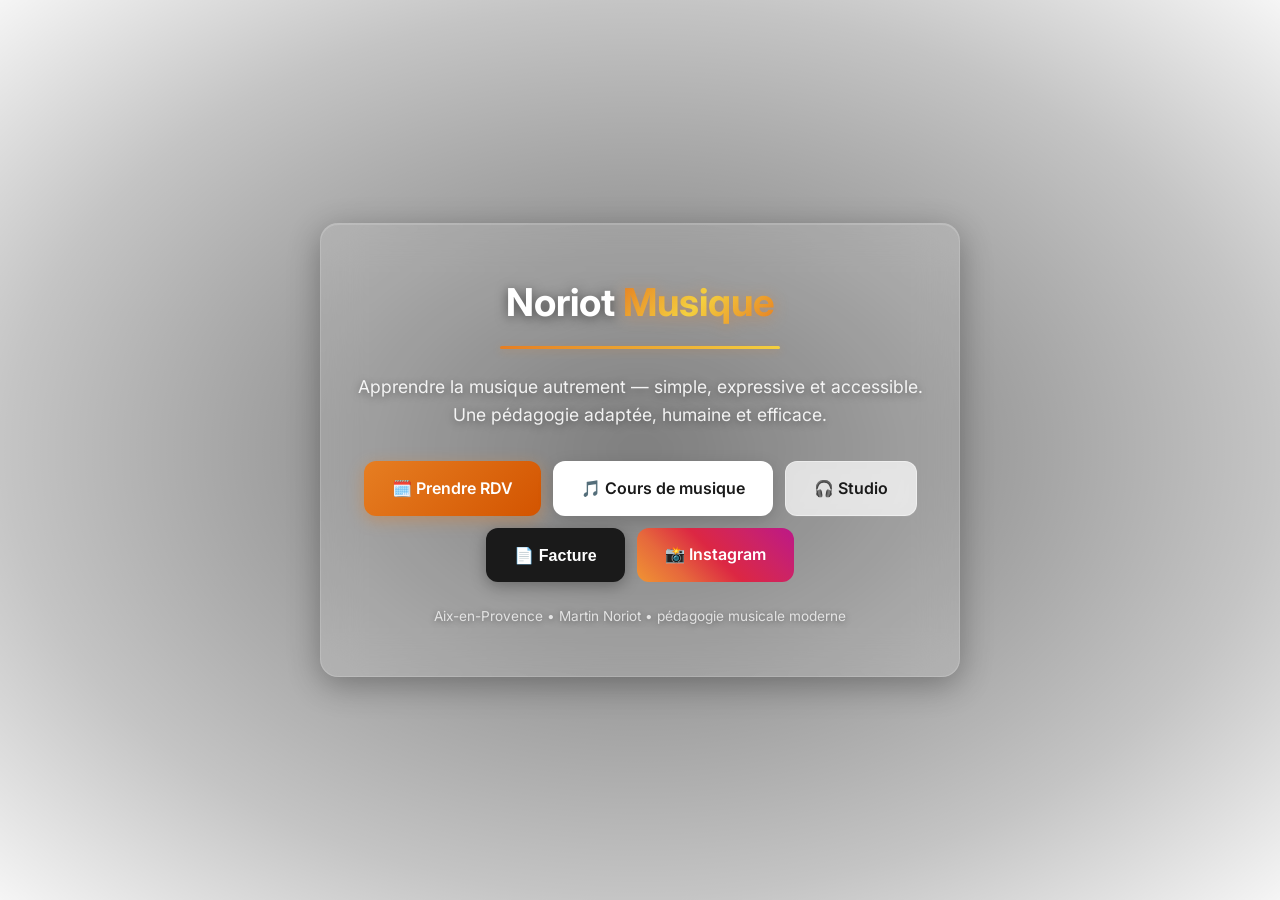
<file: index.html>
<!DOCTYPE html>
<html lang="fr">
<head>
  <meta charset="UTF-8">
  <meta name="viewport" content="width=device-width, initial-scale=1.0">
  <title>Accueil — Noriot Musique</title>
  <meta name="description" content="Apprendre la musique autrement avec Martin Noriot. Cours de piano, trompette, guitare, basse. Improvisation et pédagogie adaptée à Aix-en-Provence.">

  <link href="https://fonts.googleapis.com/css2?family=Inter:wght@300;400;500;600;700&display=swap" rel="stylesheet">
  <link rel="stylesheet" href="style.css">

  <style>
    body {
      /* TODO MARTIN : Remplacer par ton image Fond-ecran-acceuil.png */
      background-image: url("https://raw.githubusercontent.com/MNoriot/Noriot-Musique/main/Fond.png");
      background-size: cover;
      background-position: center;
      background-repeat: no-repeat;
      background-attachment: fixed;
    }

    .hero-index {
      min-height: 100vh;
      display: flex;
      align-items: center;
      justify-content: center;
      padding: 20px;
      position: relative;
    }

    /* Overlay sombre */
    .hero-index::before {
      content: '';
      position: absolute;
      top: 0; left: 0; right: 0; bottom: 0;
      background: radial-gradient(ellipse at center, rgba(0,0,0,0.55) 0%, rgba(0,0,0,0.2) 70%, transparent 100%);
      z-index: 0;
      pointer-events: none;
    }

    /* Card glassmorphism */
    .hero-card {
      position: relative;
      z-index: 1;
      background: rgba(255, 255, 255, 0.1);
      backdrop-filter: blur(20px) saturate(1.2);
      -webkit-backdrop-filter: blur(20px) saturate(1.2);
      border-radius: var(--radius);
      padding: 48px 36px;
      max-width: 640px;
      width: 100%;
      text-align: center;
      box-shadow: 
        0 8px 32px rgba(0, 0, 0, 0.3),
        inset 0 1px 0 rgba(255, 255, 255, 0.15);
      border: 1px solid rgba(255, 255, 255, 0.15);
      animation: fadeInUp 0.8s ease;
    }

    /* ===== TITRE AVEC DÉGRADÉ COLORÉ ===== */
    .hero-card h1 {
      font-size: 2.4rem;
      font-weight: 700;
      margin-bottom: 8px;
      color: #fff;
      text-shadow: 0 2px 12px rgba(0,0,0,0.5);
    }

    .hero-card h1 .noriot {
      color: #fff;
    }

    .hero-card h1 .musique {
      background: linear-gradient(135deg, #E67E22, #F4D03F, #E67E22);
      -webkit-background-clip: text;
      -webkit-text-fill-color: transparent;
      background-clip: text;
      text-shadow: none;
      filter: drop-shadow(0 2px 8px rgba(230, 126, 34, 0.4));
    }

    /* Petit trait décoratif sous le titre */
    .title-accent {
      width: 280px;
      height: 3px;
      background: linear-gradient(90deg, #E67E22, #F4D03F);
      border-radius: 3px;
      margin: 12px auto 24px;
      box-shadow: 0 2px 8px rgba(230, 126, 34, 0.3);
    }

    .hero-card .subtitle {
      font-size: 1.1rem;
      color: rgba(255, 255, 255, 0.9);
      margin-bottom: 32px;
      line-height: 1.6;
      text-shadow: 0 2px 8px rgba(0,0,0,0.4);
    }

    .hero-buttons {
      display: flex;
      flex-wrap: wrap;
      justify-content: center;
      gap: 12px;
      margin-bottom: 24px;
    }
/* Couleurs douces pour chaque instrument */
.hero-footer {
      font-size: 0.85rem;
      color: rgba(255, 255, 255, 0.75);
      margin-top: 16px;
      text-shadow: 0 1px 6px rgba(0,0,0,0.4);
    }

    /* ===== BOUTONS ===== */

    .hero-buttons .btn-primary {
      background: linear-gradient(135deg, #E67E22, #D35400);
      color: #fff;
      box-shadow: 0 4px 16px rgba(230, 126, 34, 0.4);
    }
    .hero-buttons .btn-primary:hover {
      background: linear-gradient(135deg, #D35400, #E67E22);
      transform: translateY(-2px);
      box-shadow: 0 8px 24px rgba(230, 126, 34, 0.5);
    }

    .hero-buttons .btn-secondary {
      background: #fff;
      color: #1A1A1A;
      box-shadow: 0 4px 16px rgba(0,0,0,0.15);
    }
    .hero-buttons .btn-secondary:hover {
      background: #f5f5f5;
      transform: translateY(-2px);
      box-shadow: 0 8px 24px rgba(0,0,0,0.2);
    }

    .hero-buttons .btn-ghost {
      background: rgba(255, 255, 255, 0.7);
      backdrop-filter: blur(10px);
      color: #1A1A1A;
      border: 1px solid rgba(255,255,255,0.4);
    }
    .hero-buttons .btn-ghost:hover {
      background: rgba(255, 255, 255, 0.9);
      transform: translateY(-2px);
    }

    .hero-buttons .btn-facture {
      display: inline-flex;
      align-items: center;
      justify-content: center;
      gap: 8px;
      padding: 14px 28px;
      border-radius: var(--radius-sm);
      border: none;
      font-size: 1rem;
      font-weight: 600;
      cursor: pointer;
      transition: var(--transition);
      text-decoration: none;
      white-space: nowrap;
      background: #1A1A1A;
      color: #fff;
      box-shadow: 0 4px 16px rgba(0,0,0,0.3);
    }
    .hero-buttons .btn-facture:hover {
      background: #000;
      transform: translateY(-2px);
      box-shadow: 0 8px 24px rgba(0,0,0,0.4);
    }

    .hero-buttons .btn-instagram {
      background: linear-gradient(45deg, #f09433, #e6683c, #dc2743, #cc2366, #bc1888);
      color: #fff;
    }
    .hero-buttons .btn-instagram:hover {
      opacity: 0.9;
      transform: translateY(-2px);
    }

    @keyframes fadeInUp {
      from { opacity: 0; transform: translateY(30px); }
      to { opacity: 1; transform: translateY(0); }
    }

    /* Modal mot de passe */
    .modal-overlay {
      position: fixed;
      top: 0; left: 0; right: 0; bottom: 0;
      background: rgba(0,0,0,0.6);
      backdrop-filter: blur(8px);
      display: none;
      align-items: center;
      justify-content: center;
      z-index: 9999;
      padding: 20px;
    }

    .modal-overlay.active {
      display: flex;
      animation: fadeIn 0.2s ease;
    }

    .modal-box {
      background: rgba(255, 255, 255, 0.95);
      backdrop-filter: blur(20px);
      border-radius: var(--radius);
      padding: 40px 32px;
      max-width: 400px;
      width: 100%;
      text-align: center;
      box-shadow: var(--shadow-hover);
      animation: slideUp 0.3s ease;
      border: 1px solid rgba(255,255,255,0.5);
    }

    .modal-box h3 {
      font-size: 1.3rem;
      margin-bottom: 8px;
      color: var(--noir);
    }

    .modal-box p {
      color: var(--gris);
      font-size: 0.95rem;
      margin-bottom: 24px;
    }

    .modal-box input {
      width: 100%;
      padding: 14px 16px;
      border: 2px solid #eee;
      border-radius: var(--radius-sm);
      font-size: 1rem;
      font-family: 'Inter', sans-serif;
      text-align: center;
      letter-spacing: 0.1em;
      transition: var(--transition);
      margin-bottom: 16px;
      background: var(--blanc);
    }

    .modal-box input:focus {
      outline: none;
      border-color: var(--orange);
      box-shadow: 0 0 0 4px var(--orange-clair);
    }

    .modal-box .error {
      color: #e74c3c;
      font-size: 0.85rem;
      margin-top: -8px;
      margin-bottom: 12px;
      min-height: 20px;
    }

    .modal-buttons {
      display: flex;
      gap: 12px;
    }

    .modal-buttons .btn {
      flex: 1;
    }

    @keyframes fadeIn {
      from { opacity: 0; }
      to { opacity: 1; }
    }

    @keyframes slideUp {
      from { opacity: 0; transform: translateY(20px); }
      to { opacity: 1; transform: translateY(0); }
    }

    @keyframes shake {
      0%, 100% { transform: translateX(0); }
      25% { transform: translateX(-8px); }
      75% { transform: translateX(8px); }
    }

    .shake {
      animation: shake 0.3s ease;
    }
  </style>
</head>

<body>
  <div class="hero-index">
    <div class="hero-card">
      <h1>
        <span class="noriot">Noriot</span>
        <span class="musique">Musique</span>
      </h1>

      <!-- Trait décoratif -->
      <div class="title-accent"></div>

      <p class="subtitle">
        Apprendre la musique autrement — simple, expressive et accessible.<br>
        Une pédagogie adaptée, humaine et efficace.
      </p>
<div class="hero-buttons">
        <a href="Réserver.html" class="btn btn-primary">🗓️ Prendre RDV</a>
        <a href="Cours.html" class="btn btn-secondary">🎵 Cours de musique</a>
        <a href="Studio.html" class="btn btn-ghost">🎧 Studio</a>
        <button type="button" class="btn-facture" onclick="ouvrirModal()">📄 Facture</button>
        <a href="https://www.instagram.com/noriot.music/" class="btn btn-instagram" target="_blank" rel="noopener">📸 Instagram</a>
      </div>

      <div class="hero-footer">
        Aix-en-Provence • Martin Noriot • pédagogie musicale moderne
      </div>
    </div>
  </div>

  <!-- Modal mot de passe -->
  <div class="modal-overlay" id="modalMDP" onclick="fermerModal(event)">
    <div class="modal-box" onclick="event.stopPropagation()">
      <h3>🔒 Accès réservé</h3>
      <p>Cette section est réservée. Entre le mot de passe pour continuer.</p>
      <input 
        type="password" 
        id="inputMDP" 
        placeholder="••••••" 
        onkeydown="if(event.key==='Enter')verifierMDP()"
        autocomplete="off"
      >
      <div class="error" id="errorMDP"></div>
      <div class="modal-buttons">
        <button type="button" class="btn btn-secondary" onclick="fermerModal()">Annuler</button>
        <button type="button" class="btn btn-primary" onclick="verifierMDP()">Valider</button>
      </div>
    </div>
  </div>

  <script>
    const MOT_DE_PASSE = "noriot2026";

    function ouvrirModal() {
      document.getElementById('modalMDP').classList.add('active');
      document.getElementById('inputMDP').value = '';
      document.getElementById('errorMDP').textContent = '';
      setTimeout(() => document.getElementById('inputMDP').focus(), 100);
    }

    function fermerModal(event) {
      if (event && event.target !== document.getElementById('modalMDP')) return;
      document.getElementById('modalMDP').classList.remove('active');
    }

    function verifierMDP() {
      const input = document.getElementById('inputMDP');
      const error = document.getElementById('errorMDP');
      const modal = document.getElementById('modalMDP');

      if (input.value === MOT_DE_PASSE) {
        window.location.href = 'FactureForm.html';
      } else {
        error.textContent = 'Mot de passe incorrect';
        modal.querySelector('.modal-box').classList.add('shake');
        input.value = '';
        input.focus();
        setTimeout(() => {
          modal.querySelector('.modal-box').classList.remove('shake');
        }, 300);
      }
    }

    document.addEventListener('keydown', (e) => {
      if (e.key === 'Escape') fermerModal();
    });
  </script>
</body>
</html>
</file>
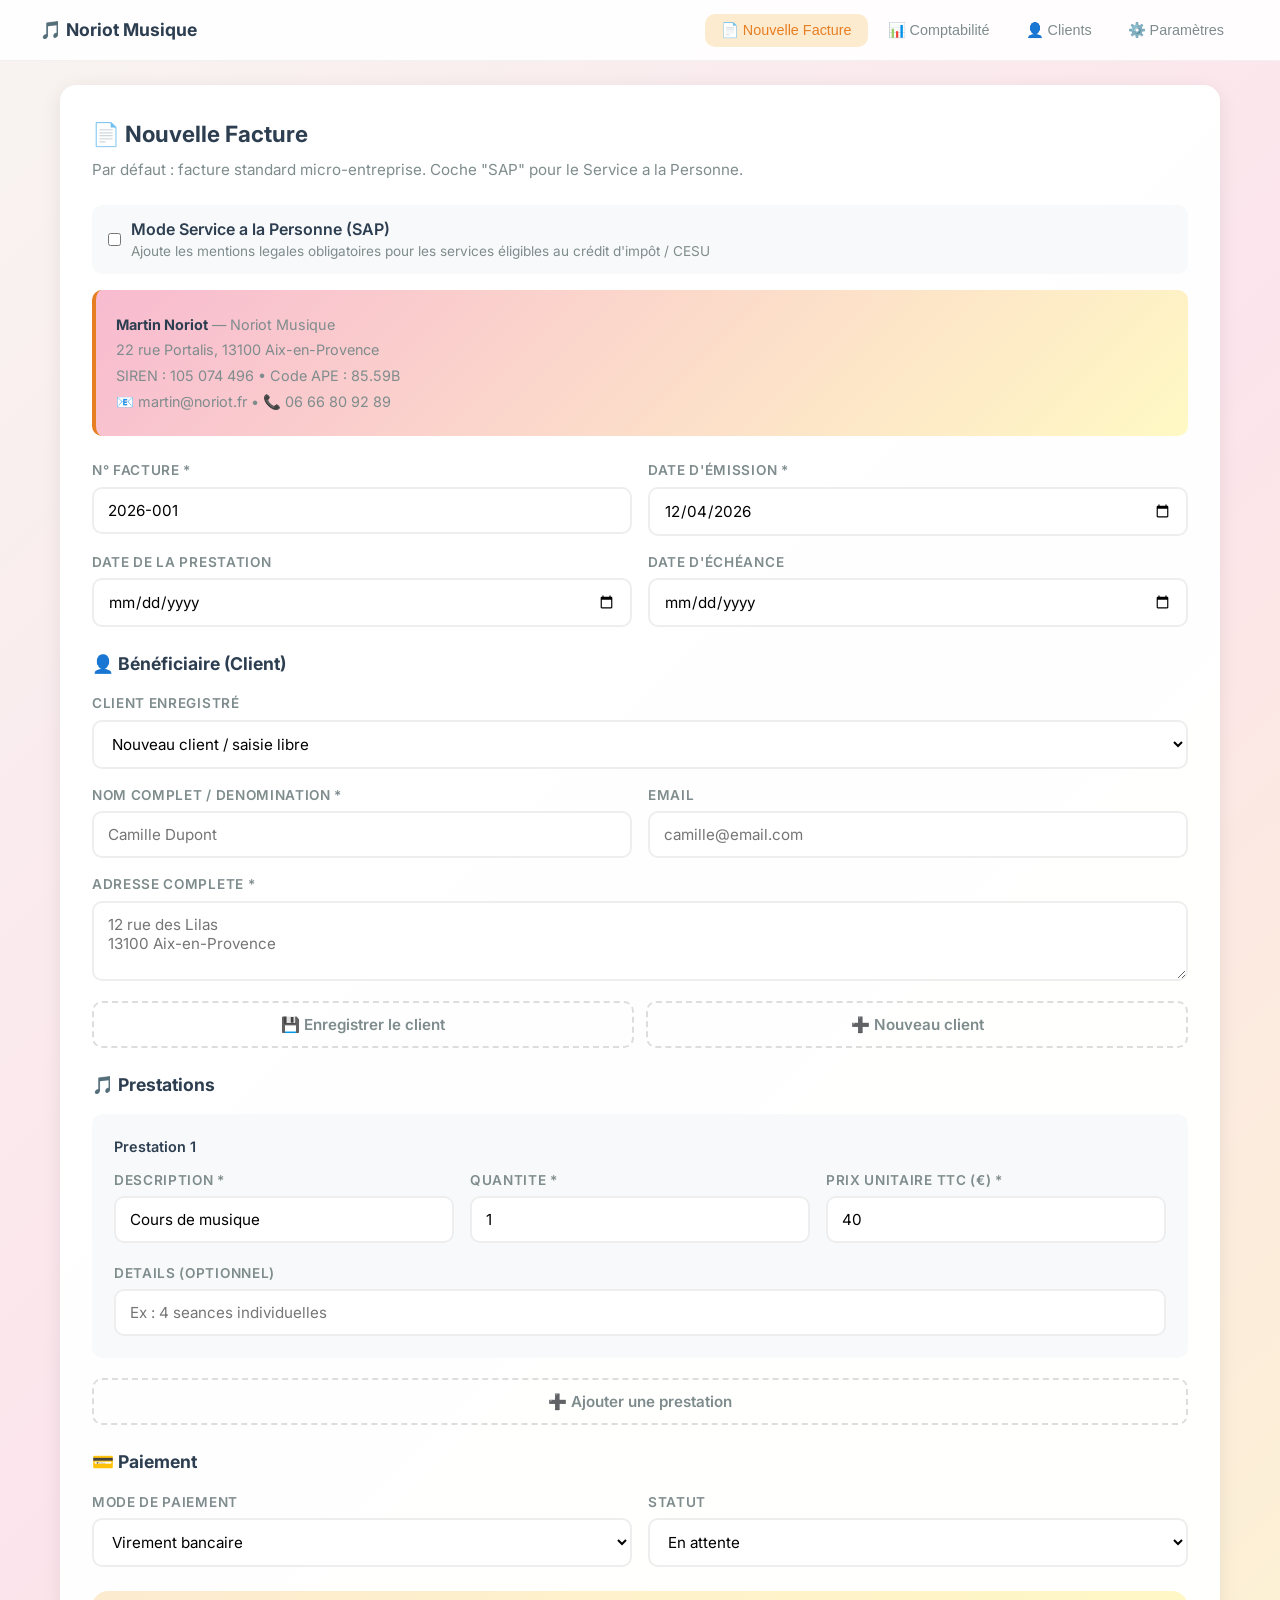
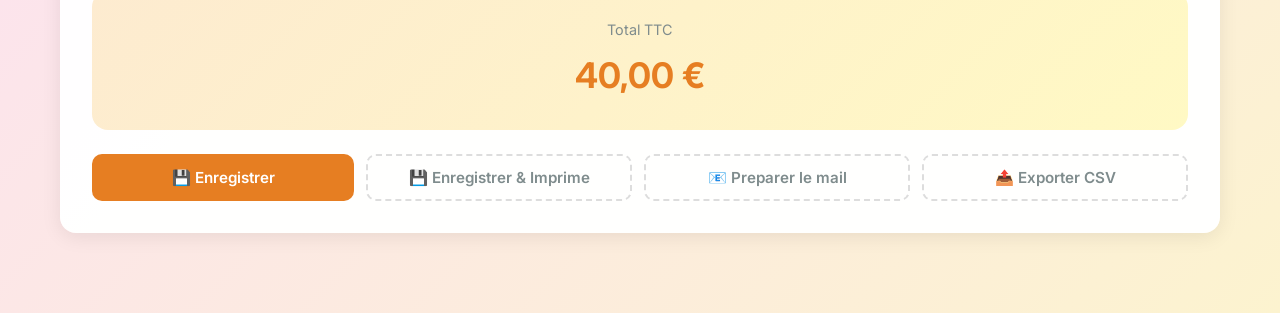
<file: FactureForm.html>
<!DOCTYPE html>
<html lang="fr">
<head>
  <meta charset="UTF-8">
  <meta name="viewport" content="width=device-width, initial-scale=1.0">
  <title>Facture & Comptabilité — Noriot Musique</title>
  <link href="https://fonts.googleapis.com/css2?family=Inter:wght@300;400;500;600;700&display=swap" rel="stylesheet">
  <style>
    :root {
      --orange: #e67e22; --orange-clair: #fdebd0; --rose: #e91e63; --rose-clair: #f8bbd0;
      --jaune-clair: #fff9c4; --vert: #27ae60; --vert-clair: #d5f5e3; --bleu: #3498db;
      --bleu-clair: #d6eaf8; --rouge: #e74c3c; --rouge-clair: #fadbd8; --noir: #2c3e50;
      --gris: #7f8c8d; --gris-clair: #f8f9fa; --blanc: #ffffff;
      --radius: 16px; --radius-sm: 10px; --shadow: 0 4px 20px rgba(0,0,0,0.08);
      --transition: all 0.2s ease;
    }
    * { box-sizing: border-box; margin: 0; padding: 0; }
    body {
      font-family: 'Inter', sans-serif;
      background: linear-gradient(135deg, #f8f4f0 0%, #fce4ec 50%, #fcf3cf 100%);
      min-height: 100vh; color: var(--noir); line-height: 1.5;
    }
    .nav-float {
      background: rgba(255,255,255,0.9); backdrop-filter: blur(10px);
      position: sticky; top: 0; z-index: 100;
      border-bottom: 1px solid rgba(0,0,0,0.05); padding: 0 20px;
    }
    .nav-content {
      max-width: 1200px; margin: 0 auto;
      display: flex; align-items: center; justify-content: space-between; height: 60px;
    }
    .nav-brand { font-weight: 700; font-size: 1.1rem; display: flex; align-items: center; gap: 8px; }
    .nav-tabs { display: flex; gap: 4px; }
    .nav-tab {
      padding: 8px 16px; border-radius: var(--radius-sm); cursor: pointer;
      font-size: 0.9rem; font-weight: 500; transition: var(--transition);
      border: none; background: transparent; color: var(--gris);
    }
    .nav-tab:hover { background: var(--gris-clair); }
    .nav-tab.active { background: var(--orange-clair); color: var(--orange); }
    .main-wrap { max-width: 1200px; margin: 0 auto; padding: 24px 20px 60px; }
    .section { display: none; }
    .section.active { display: block; animation: fadeIn 0.3s ease; }
    @keyframes fadeIn { from { opacity: 0; } to { opacity: 1; } }
    @keyframes fadeInUp { from { opacity: 0; transform: translateY(20px); } to { opacity: 1; transform: translateY(0); } }
    .card {
      background: rgba(255,255,255,0.98); border-radius: var(--radius);
      padding: 32px; box-shadow: var(--shadow); margin-bottom: 20px;
    }
    .card h2 { font-size: 1.4rem; margin-bottom: 8px; display: flex; align-items: center; gap: 10px; }
    .card > p { color: var(--gris); margin-bottom: 24px; font-size: 0.95rem; }
    .form-grid { display: grid; grid-template-columns: 1fr; gap: 16px; margin-bottom: 20px; }
    @media (min-width: 768px) {
      .form-grid { grid-template-columns: 1fr 1fr; }
      .form-grid.cols-3 { grid-template-columns: 1fr 1fr 1fr; }
    }
    .form-group { display: flex; flex-direction: column; gap: 6px; }
    .form-group.full-width { grid-column: 1 / -1; }
    .form-group label {
      font-size: 0.85rem; font-weight: 600; color: var(--gris);
      text-transform: uppercase; letter-spacing: 0.05em;
    }
    .form-group input, .form-group textarea, .form-group select {
      padding: 12px 14px; border: 2px solid #eee; border-radius: var(--radius-sm);
      font-family: 'Inter', sans-serif; font-size: 0.95rem;
      transition: var(--transition); background: var(--blanc);
    }
    .form-group input:focus, .form-group textarea:focus, .form-group select:focus {
      outline: none; border-color: var(--orange); box-shadow: 0 0 0 3px var(--orange-clair);
    }
    .form-group textarea { min-height: 80px; resize: vertical; }
    .form-group input[type="checkbox"] { width: 20px; height: 20px; accent-color: var(--orange); }
    .checkbox-row {
      display: flex; align-items: center; gap: 10px;
      padding: 12px 16px; background: var(--gris-clair);
      border-radius: var(--radius-sm); margin-bottom: 16px;
    }
    .checkbox-row label { font-weight: 600; color: var(--noir); text-transform: none; letter-spacing: 0; }
    .checkbox-row p { font-size: 0.85rem; color: var(--gris); margin: 0; }
    .ligne-presta {
      background: var(--gris-clair); border-radius: var(--radius-sm);
      padding: 20px; margin-bottom: 12px;
      border: 2px solid transparent; transition: var(--transition);
    }
    .ligne-presta:hover { border-color: var(--rose); }
    .ligne-header { display: flex; justify-content: space-between; align-items: center; margin-bottom: 12px; }
    .ligne-header span { font-weight: 600; font-size: 0.9rem; }
    .btn {
      display: inline-flex; align-items: center; justify-content: center;
      gap: 8px; padding: 12px 24px; border-radius: var(--radius-sm); border: none;
      font-family: 'Inter', sans-serif; font-size: 0.95rem;
      font-weight: 600; cursor: pointer; transition: var(--transition);
    }
    .btn-ghost { background: transparent; color: var(--gris); border: 2px dashed #ddd; }
    .btn-ghost:hover { border-color: var(--orange); color: var(--orange); background: var(--orange-clair); }
    .btn-danger { background: var(--rouge); color: white; }
    .btn-danger:hover { background: #c0392b; }
    .btn-sm { padding: 8px 16px; font-size: 0.85rem; }
    .action-buttons { display: flex; flex-wrap: wrap; gap: 12px; margin-top: 24px; }
    .action-buttons .btn { flex: 1; min-width: 180px; }
    .total-box {
      background: linear-gradient(135deg, var(--orange-clair), var(--jaune-clair));
      border-radius: var(--radius); padding: 28px; text-align: center; margin: 24px 0;
    }
    .total-box .total-price { font-size: 2.2rem; font-weight: 700; color: var(--orange); }
    .info-box {
      background: linear-gradient(135deg, var(--rose-clair), var(--jaune-clair));
      border-radius: var(--radius-sm); padding: 20px;
      margin-bottom: 24px; border-left: 4px solid var(--orange);
    }
    .info-box p { font-size: 0.9rem; color: var(--gris); margin: 4px 0; }
    .info-box strong { color: var(--noir); }
    .alert-success {
      background: var(--vert-clair); border-radius: var(--radius-sm);
      padding: 16px 20px; margin-bottom: 20px;
      border-left: 4px solid var(--vert); display: none;
    }
    .alert-success.show { display: block; animation: fadeIn 0.3s ease; }
    .alert-success p { margin: 0; font-size: 0.9rem; color: var(--noir); }
    .stats-grid {
      display: grid; grid-template-columns: repeat(auto-fit, minmax(200px, 1fr));
      gap: 16px; margin-bottom: 24px;
    }
    .stat-card {
      background: rgba(255,255,255,0.98); border-radius: var(--radius);
      padding: 24px; box-shadow: var(--shadow); text-align: center;
    }
    .stat-card .value { font-size: 1.8rem; font-weight: 700; color: var(--orange); }
    .stat-card .label { font-size: 0.85rem; color: var(--gris); text-transform: uppercase; letter-spacing: 0.1em; }
    .table-wrap { overflow-x: auto; }
    .data-table { width: 100%; border-collapse: collapse; font-size: 0.9rem; }
    .data-table th {
      text-align: left; padding: 12px 16px; background: var(--gris-clair);
      font-weight: 600; font-size: 0.8rem; text-transform: uppercase;
      letter-spacing: 0.05em; color: var(--gris);
      white-space: nowrap; cursor: pointer; user-select: none;
    }
    .data-table th:hover { background: var(--orange-clair); }
    .data-table th .sort-icon { margin-left: 4px; opacity: 0.5; }
    .data-table td { padding: 14px 16px; border-bottom: 1px solid #f0f0f0; vertical-align: middle; }
    .data-table tr:hover td { background: var(--gris-clair); }
    .data-table td.amount { font-weight: 600; text-align: right; }
    .badge { display: inline-block; padding: 4px 10px; border-radius: 20px; font-size: 0.8rem; font-weight: 600; }
    .badge-paid { background: var(--vert-clair); color: var(--vert); }
    .badge-pending { background: var(--orange-clair); color: var(--orange); }
    .badge-cancelled { background: var(--rouge-clair); color: var(--rouge); }
    .badge-micro { background: var(--bleu-clair); color: var(--bleu); }
    .badge-sap { background: #e8f5e9; color: #2e7d32; }
    .actions-cell { display: flex; gap: 6px; }
    .btn-icon { padding: 6px 10px; font-size: 0.85rem; background: var(--gris-clair); }
    .btn-icon:hover { background: var(--orange-clair); }
    .filters-bar {
      display: flex; flex-wrap: wrap; gap: 12px;
      margin-bottom: 20px; align-items: center;
    }
    .filters-bar input, .filters-bar select {
      padding: 10px 14px; border: 2px solid #eee;
      border-radius: var(--radius-sm); font-family: 'Inter', sans-serif; font-size: 0.9rem;
    }
    .filters-bar input:focus, .filters-bar select:focus { outline: none; border-color: var(--orange); }
    .preview-section { display: none; }
    .preview-section.active { display: block; animation: fadeInUp 0.5s ease; }
    .facture-pdf { font-size: 0.95rem; line-height: 1.6; }
    .facture-pdf-header {
      display: flex; justify-content: space-between; align-items: flex-start;
      border-bottom: 3px solid var(--orange); padding-bottom: 24px; margin-bottom: 24px;
    }
    .facture-pdf-header h2 { font-size: 2rem; font-weight: 700; }
    .facture-pdf-header .facture-num { text-align: right; }
    .facture-pdf-header .facture-num h3 { font-size: 1.5rem; font-weight: 300; letter-spacing: 0.1em; color: var(--orange); }
    .facture-grid { display: grid; grid-template-columns: 1fr 1fr; gap: 32px; margin-bottom: 32px; }
    .facture-grid h4 { font-size: 0.75rem; text-transform: uppercase; letter-spacing: 0.15em; color: var(--gris); margin-bottom: 10px; }
    .facture-table { width: 100%; border-collapse: collapse; margin: 24px 0; }
    .facture-table th { text-align: left; padding: 12px 8px; border-bottom: 2px solid var(--orange); font-size: 0.75rem; text-transform: uppercase; letter-spacing: 0.1em; color: var(--gris); font-weight: 600; }
    .facture-table td { padding: 14px 8px; border-bottom: 1px solid #eee; }
    .facture-table td:last-child, .facture-table th:last-child { text-align: right; }
    .facture-table td:nth-child(2), .facture-table th:nth-child(2), .facture-table td:nth-child(3), .facture-table th:nth-child(3) { text-align: center; }
    .facture-total { display: flex; justify-content: flex-end; margin-top: 24px; }
    .facture-total-box { background: linear-gradient(135deg, var(--rose-clair), var(--jaune-clair)); border-radius: var(--radius-sm); padding: 20px 32px; min-width: 250px; }
    .facture-total-box .amount { font-size: 1.8rem; font-weight: 700; color: var(--orange); }
    .facture-footer { margin-top: 40px; padding-top: 24px; border-top: 1px solid #eee; display: grid; grid-template-columns: 1fr; gap: 20px; font-size: 0.85rem; color: var(--gris); }
    @media (min-width: 768px) { .facture-footer { grid-template-columns: 1fr 1fr; } }
    .facture-footer h4 { font-size: 0.75rem; text-transform: uppercase; letter-spacing: 0.15em; color: var(--gris); margin-bottom: 8px; }
    .sap-mention { background: #e8f5e9; border: 1px solid #a5d6a7; border-radius: var(--radius-sm); padding: 16px; margin: 16px 0; }
    .sap-mention h4 { color: #2e7d32; margin-bottom: 8px; }
    .sap-mention p { font-size: 0.85rem; color: var(--noir); margin: 4px 0; }
    .modal-overlay { display: none; position: fixed; inset: 0; background: rgba(0,0,0,0.5); z-index: 200; align-items: center; justify-content: center; padding: 20px; }
    .modal-overlay.active { display: flex; }
    .modal-content { background: white; border-radius: var(--radius); padding: 32px; max-width: 500px; width: 100%; max-height: 90vh; overflow-y: auto; animation: fadeInUp 0.3s ease; }
    .modal-content h3 { margin-bottom: 16px; }
    .modal-content p { color: var(--gris); margin-bottom: 24px; }
    .modal-actions { display: flex; gap: 12px; justify-content: flex-end; }
    .placeholder-info {
      background: var(--bleu-clair); border-left: 4px solid var(--bleu);
      padding: 12px 16px; border-radius: var(--radius-sm);
      margin-top: 8px; font-size: 0.85rem; color: var(--noir);
    }
    @media print {
      body * { visibility: hidden; }
      .preview-section, .preview-section * { visibility: visible; }
      .preview-section { position: absolute; left: 0; top: 0; width: 100%; display: block !important; box-shadow: none; margin: 0; padding: 20px; }
      .no-print, .nav-float { display: none !important; }
      @page { size: A4; margin: 15mm; }
    }
    @media (max-width: 768px) {
      .nav-content { flex-wrap: wrap; height: auto; padding: 10px 0; }
      .facture-pdf-header { flex-direction: column; gap: 20px; }
      .facture-pdf-header .facture-num { text-align: left; }
      .facture-grid { grid-template-columns: 1fr; }
      .stats-grid { grid-template-columns: 1fr 1fr; }
      .action-buttons .btn { width: 100%; }
    }
  </style>
<base target="_blank">
</head>
<body>

  <!-- Navigation -->
  <nav class="nav-float no-print">
    <div class="nav-content">
      <div class="nav-brand">🎵 Noriot Musique</div>
      <div class="nav-tabs">
        <button class="nav-tab active" onclick="showSection('facture')" id="tab-facture">📄 Nouvelle Facture</button>
        <button class="nav-tab" onclick="showSection('comptabilite')" id="tab-comptabilite">📊 Comptabilité</button>
        <button class="nav-tab" onclick="showSection('clients')" id="tab-clients">👤 Clients</button>
        <button class="nav-tab" onclick="showSection('parametres')" id="tab-parametres">⚙️ Paramètres</button>
      </div>
    </div>
  </nav>

  <div class="main-wrap">

    <!-- SECTION FACTURE -->
    <div id="section-facture" class="section active">
      <div class="card no-print">
        <h2>📄 Nouvelle Facture</h2>
        <p>Par défaut : facture standard micro-entreprise. Coche "SAP" pour le Service a la Personne.</p>

        <div class="alert-success" id="saveAlert">
          <p>✅ Facture enregistrée avec succès !</p>
        </div>

        <!-- Mode SAP -->
        <div class="checkbox-row">
          <input type="checkbox" id="modeSAP" onchange="toggleSAP()">
          <div>
            <label for="modeSAP">Mode Service a la Personne (SAP)</label>
            <p>Ajoute les mentions legales obligatoires pour les services éligibles au crédit d'impôt / CESU</p>
          </div>
        </div>

        <!-- Infos emetteur -->
        <div class="info-box" id="infoEmetteur">
          <p><strong id="emetteurNom">Martin Noriot</strong> — <span id="emetteurCommercial">Noriot Musique</span></p>
          <p id="emetteurAdresse">22 rue Portalis, 13100 Aix-en-Provence</p>
          <p>SIREN : <span id="emetteurSiren">105 074 496</span> • Code APE : <span id="emetteurApe">85.59B</span></p>
          <p id="sapEmetteurInfo" style="display:none;"></p>
          <p>📧 <span id="emetteurEmail">martin@noriot.fr</span> • 📞 <span id="emetteurTel">06 66 80 92 89</span></p>
        </div>

        <!-- Infos facture -->
        <div class="form-grid">
          <div class="form-group">
            <label for="numero">N° facture *</label>
            <input type="text" id="numero" placeholder="2026-001" required>
          </div>
          <div class="form-group">
            <label for="date">Date d'émission *</label>
            <input type="date" id="date" required>
          </div>
          <div class="form-group">
            <label for="datePrestation">Date de la prestation</label>
            <input type="date" id="datePrestation">
          </div>
          <div class="form-group">
            <label for="dateEcheance">Date d'échéance</label>
            <input type="date" id="dateEcheance">
          </div>
        </div>

        <!-- Infos client -->
        <h3 style="margin: 24px 0 16px; font-size: 1.1rem;">👤 Bénéficiaire (Client)</h3>
        <div class="form-grid">
          <div class="form-group full-width">
            <label for="clientSelect">Client enregistré</label>
            <select id="clientSelect" onchange="selectionnerClient(this.value)">
              <option value="">Nouveau client / saisie libre</option>
            </select>
          </div>
          <div class="form-group">
            <label for="clientNom">Nom complet / Denomination *</label>
            <input type="text" id="clientNom" placeholder="Camille Dupont" required>
          </div>
          <div class="form-group">
            <label for="clientEmail">Email</label>
            <input type="email" id="clientEmail" placeholder="camille@email.com">
          </div>
          <div class="form-group full-width">
            <label for="clientAdresse">Adresse complete *</label>
            <textarea id="clientAdresse" placeholder="12 rue des Lilas
13100 Aix-en-Provence" required></textarea>
          </div>
        </div>
        <div class="action-buttons" style="margin-top:12px;">
          <button type="button" class="btn btn-ghost" onclick="enregistrerClientDepuisFacture()">💾 Enregistrer le client</button>
          <button type="button" class="btn btn-ghost" onclick="nouveauClientFacture()">➕ Nouveau client</button>
        </div>

        <!-- Champs SAP spécifiques -->
        <div id="sapFields" style="display:none;">
          <h3 style="margin: 24px 0 16px; font-size: 1.1rem;">🏛️ Informations SAP</h3>
          <div class="form-grid">
            <div class="form-group">
              <label for="numeroSAP">N° SAP (déclaration) *</label>
              <input type="text" id="numeroSAP" placeholder="SAP-XXXX-XXXX">
              </div>
            <div class="form-group">
              <label for="dateSAP">Date d'enregistrement SAP</label>
              <input type="date" id="dateSAP">
            </div>
          </div>
        </div>

        <!-- Prestations -->
        <h3 style="margin: 24px 0 16px; font-size: 1.1rem;">🎵 Prestations</h3>
        <div id="lignesContainer"></div>
        <button type="button" class="btn btn-ghost" onclick="ajouterLigne()" style="width:100%; margin-top:8px;">
          ➕ Ajouter une prestation
        </button>

        <!-- Décompte horaire SAP -->
        <div id="sapHoraire" style="display:none; margin-top:16px;">
          <h3 style="margin: 24px 0 16px; font-size: 1.1rem;">⏱️ Décompte horaire (obligatoire SAP)</h3>
          <div class="form-grid cols-3">
            <div class="form-group">
              <label for="heuresRealisees">Heures réalisées</label>
              <input type="number" id="heuresRealisees" min="0" step="0.5" value="1" placeholder="1">
            </div>
            <div class="form-group">
              <label for="tauxHoraire">Taux horaire TTC (€)</label>
              <input type="number" id="tauxHoraire" min="0" step="0.01" value="40" placeholder="40">
            </div>
            <div class="form-group">
              <label for="fraisDeplacement">Frais de déplacement (€)</label>
              <input type="number" id="fraisDeplacement" min="0" step="0.01" value="0" placeholder="0">
            </div>
          </div>
        </div>

        <!-- Paiement -->
        <h3 style="margin: 24px 0 16px; font-size: 1.1rem;">💳 Paiement</h3>
        <div class="form-grid">
          <div class="form-group">
            <label for="modePaiement">Mode de paiement</label>
            <select id="modePaiement">
              <option value="virement">Virement bancaire</option>
              <option value="especes">Espèces</option>
              <option value="cheque">Chèque</option>
              <option value="carte">Carte bancaire</option>
              <option value="cesu">CESU prefiance</option>
              <option value="cheque_emploi">Chèque emploi service universel</option>
            </select>
          </div>
          <div class="form-group">
            <label for="statutPaiement">Statut</label>
            <select id="statutPaiement">
              <option value="en_attente">En attente</option>
              <option value="payee">Payée</option>
              <option value="annulee">Annulee</option>
            </select>
          </div>
        </div>

        <!-- Total -->
        <div class="total-box">
          <p style="font-size:0.9rem; color:var(--gris); margin-bottom:8px;">Total TTC</p>
          <div class="total-price" id="totalDisplay">0,00 €</div>
        </div>

        <!-- Actions -->
        <div class="action-buttons">
          <button type="button" class="btn" style="background:var(--orange); color:white;" onclick="generer()">
            💾 Enregistrer
          </button>
          <button type="button" class="btn btn-ghost" onclick="genererEtEnregistrer()">
            💾 Enregistrer & Imprime
          </button>
          <button type="button" class="btn btn-ghost" onclick="preparerMail()">
            📧 Preparer le mail
          </button>
          <button type="button" class="btn btn-ghost" onclick="exporterCSV()">
            📤 Exporter CSV
          </button>
        </div>
      </div>

      <!-- Preview -->
      <div class="preview-section card" id="previewSection">
        <div class="facture-pdf" id="facturePDF"></div>
      </div>
    </div>

    <!-- SECTION COMPTABILITE -->
    <div id="section-comptabilite" class="section">
      <div class="card">
        <h2>📊 Comptabilité</h2>
        <p>Suivi de toutes tes factures. Tri, recherche, export.</p>

        <div class="stats-grid">
          <div class="stat-card">
            <div class="value" id="statTotal">0 €</div>
            <div class="label">Chiffre d'affaires</div>
          </div>
          <div class="stat-card">
            <div class="value" id="statCount">0</div>
            <div class="label">Factures émises</div>
          </div>
          <div class="stat-card">
            <div class="value" id="statPaid">0 €</div>
            <div class="label">Encaissé</div>
          </div>
          <div class="stat-card">
            <div class="value" id="statPending">0 €</div>
            <div class="label">En attente</div>
          </div>
        </div>

        <div class="filters-bar no-print">
          <input type="text" id="searchInput" placeholder="🔍 Rechercher (client, n° facture...)" oninput="renderComptabilite()">
          <select id="filterStatut" onchange="renderComptabilite()">
            <option value="">Tous les statuts</option>
            <option value="en_attente">En attente</option>
            <option value="payee">Payée</option>
            <option value="annulee">Annulee</option>
          </select>
          <select id="filterAnnee" onchange="renderComptabilite()">
            <option value="">Toutes les années</option>
          </select>
          <select id="filterMode" onchange="renderComptabilite()">
            <option value="">Tous les types</option>
            <option value="standard">Standard</option>
            <option value="sap">Service a la Personne</option>
          </select>
          <button class="btn btn-sm" style="background:var(--vert); color:white;" onclick="exporterToutesCSV()">
            📥 Export CSV global
          </button>
        </div>

        <div class="table-wrap">
          <table class="data-table" id="comptaTable">
            <thead>
              <tr>
                <th onclick="sortTable('date')">Date <span class="sort-icon">↕</span></th>
                <th onclick="sortTable('numero')">N° Facture <span class="sort-icon">↕</span></th>
                <th onclick="sortTable('client')">Client <span class="sort-icon">↕</span></th>
                <th onclick="sortTable('montant')">Montant <span class="sort-icon">↕</span></th>
                <th>Statut</th>
                <th>Type</th>
                <th class="no-print">Actions</th>
              </tr>
            </thead>
            <tbody id="comptaBody"></tbody>
          </table>
        </div>
        <p id="emptyState" style="text-align:center; color:var(--gris); padding:40px; display:none;">
          Aucune facture enregistrée. <a href="#" onclick="showSection('facture')" style="color:var(--orange);">Crée ta première facture</a>.
        </p>
      </div>
    </div>


    <!-- SECTION CLIENTS -->
    <div id="section-clients" class="section">
      <div class="card">
        <h2>👤 Clients</h2>
        <p>Gestion simple des beneficiaires. Les factures gardent un instantane du client au moment de l'emission.</p>

        <div class="filters-bar no-print">
          <input type="text" id="clientSearchInput" placeholder="🔍 Rechercher un client..." oninput="renderClients()">
          <button class="btn btn-sm" style="background:var(--orange); color:white;" onclick="nouveauClientCRM()">➕ Nouveau client</button>
        </div>

        <div class="form-grid" style="margin-top:18px;">
          <input type="hidden" id="crmClientId">
          <div class="form-group">
            <label for="crmClientNom">Nom complet / Denomination *</label>
            <input type="text" id="crmClientNom" placeholder="Camille Dupont">
          </div>
          <div class="form-group">
            <label for="crmClientEmail">Email</label>
            <input type="email" id="crmClientEmail" placeholder="camille@email.com">
          </div>
          <div class="form-group full-width">
            <label for="crmClientAdresse">Adresse complete</label>
            <textarea id="crmClientAdresse" placeholder="12 rue des Lilas
13100 Aix-en-Provence"></textarea>
          </div>
        </div>

        <div class="action-buttons" style="margin-top:16px;">
          <button class="btn" style="background:var(--orange); color:white;" onclick="sauverClientCRM()">💾 Sauvegarder client</button>
          <button class="btn btn-ghost" onclick="utiliserClientDansFacture()">📄 Utiliser dans facture</button>
          <button class="btn btn-danger" onclick="supprimerClientCRM()">🗑️ Supprimer client</button>
        </div>

        <div class="table-wrap" style="margin-top:24px;">
          <table class="data-table">
            <thead>
              <tr>
                <th>Client</th>
                <th>Email</th>
                <th>Adresse</th>
                <th>Factures</th>
                <th class="no-print">Actions</th>
              </tr>
            </thead>
            <tbody id="clientsBody"></tbody>
          </table>
        </div>
        <p id="clientsEmptyState" style="text-align:center; color:var(--gris); padding:40px; display:none;">Aucun client enregistre.</p>
      </div>
    </div>

    <!-- SECTION PARAMETRES -->
    <div id="section-parametres" class="section">
      <div class="card">
        <h2>⚙️ Paramètres</h2>
        <p>Configure tes informations et les options SAP.</p>

        <h3 style="margin: 24px 0 16px; font-size: 1.1rem;">🏢 Informations générales</h3>
        <div class="form-grid">
          <div class="form-group">
            <label>Nom complet</label>
            <input type="text" id="paramNom" value="Martin Noriot">
          </div>
          <div class="form-group">
            <label>Nom commercial</label>
            <input type="text" id="paramCommercial" value="Noriot Musique">
          </div>
          <div class="form-group full-width">
            <label>Adresse</label>
            <textarea id="paramAdresse">22 rue Portalis
13100 Aix-en-Provence</textarea>
          </div>
          <div class="form-group">
            <label>SIREN</label>
            <input type="text" id="paramSiren" value="105 074 496">
          </div>
          <div class="form-group">
            <label>Code APE</label>
            <input type="text" id="paramApe" value="85.52Z">
          </div>
          <div class="form-group">
            <label>Email</label>
            <input type="email" id="paramEmail" value="martin@noriot.fr">
          </div>
          <div class="form-group">
            <label>Téléphone</label>
            <input type="text" id="paramTel" value="06 66 80 92 89">
          </div>
          <div class="form-group">
            <label>Site web</label>
            <input type="text" id="paramSite" value="mnoriot.github.io/Noriot-Musique">
          </div>
          <div class="form-group">
            <label>IBAN</label>
            <input type="text" id="paramIban" value="FR76 1831 5100 0004 3576 6406 957">
          </div>
          <div class="form-group">
            <label>BIC</label>
            <input type="text" id="paramBic" value="CEPAFRPP831">
          </div>
        </div>

        <h3 style="margin: 32px 0 16px; font-size: 1.1rem;">🏛️ Informations Service a la Personne (SAP)</h3>
        <div class="form-grid">
          <div class="form-group">
            <label>N° SAP (déclaration)</label>
            <input type="text" id="paramNumeroSAP" placeholder="SAP-XXXX-XXXX">
          </div>
          <div class="form-group">
            <label>Date d'enregistrement SAP</label>
            <input type="date" id="paramDateSAP">
          </div>
        </div>

        <div class="action-buttons" style="margin-top:32px;">
          <button class="btn" style="background:var(--orange); color:white;" onclick="sauverParametres()">
            💾 Sauvegarder
          </button>
          <button class="btn btn-ghost" onclick="exporterDonnees()">
            📤 Exporter toutes les donnees
          </button>
          <button class="btn btn-ghost" onclick="importerDonnees()">
            📥 Importer des donnees
          </button>
          <button class="btn btn-danger" onclick="confirmerReset()">
            🗑️ Tout effacer
          </button>
        </div>
        <input type="file" id="importFile" style="display:none;" accept=".json" onchange="handleImport(event)">
      </div>
    </div>
  </div>

  <!-- Modal confirmation -->
  <div class="modal-overlay no-print" id="modalConfirm">
    <div class="modal-content">
      <h3>⚠️ Confirmation</h3>
      <p id="modalText">Es-tu sur ?</p>
      <div class="modal-actions">
        <button class="btn btn-ghost" onclick="closeModal()">Annuler</button>
        <button class="btn btn-danger" id="modalConfirmBtn">Confirmer</button>
      </div>
    </div>
  </div>

  <script>
    // ==================== CONFIG & DONNEES ====================
    const APP_KEY = 'noriot_app_v4';
    const STORAGE_KEY = 'noriot_factures_v3';
    const PARAMS_KEY = 'noriot_params_v3';
    const SAP_LOGO_URL = 'https://raw.githubusercontent.com/MNoriot/Noriot-Musique/main/Traceur_SAP_buro_rvb_png.png';

    let clients = [];
    let factures = [];
    let parametres = {};
    let lignes = [{ id: 'ligne-1', description: "Cours de musique", details: "", quantite: 1, prix: 40 }];
    let sortCol = 'date';
    let sortAsc = false;
    let modalCallback = null;
    let selectedClientId = '';

    const defaultParams = {
      nom: "Martin Noriot",
      commercial: "Noriot Musique",
      adresse: "22 rue Portalis\n13100 Aix-en-Provence",
      siren: "105 074 496",
      ape: "85.59B",
      email: "martin@noriot.fr",
      telephone: "06 66 80 92 89",
      site: "mnoriot.github.io/Noriot-Musique",
      iban: "FR76 1831 5100 0004 3576 6406 957",
      bic: "CEPAFRPP831",
      numeroSAP: "SAP105074496",
      dateSAP: "2026-06-19",
      numeroAgrement: "",
      dateAgrement: "",
      numeroIntervenant: "",
      nomIntervenant: "Martin Noriot"
    };
    let params = { ...defaultParams };
    parametres = params;

    // ==================== INITIALISATION ====================
    function init() {
      chargerDonnees();
      renderLignes();
      setToday();
      autoNumeroFacture();
      updateEmetteurDisplay();
      renderClientSelect();
      renderClients();
      renderComptabilite();
      populateAnnees();
      bindLiveCalculations();
    }

    function uid(prefix) {
      if (window.crypto && crypto.randomUUID) return prefix + '-' + crypto.randomUUID();
      return prefix + '-' + Date.now() + '-' + Math.random().toString(36).slice(2, 9);
    }

    function normalizeId(id) { return String(id || ''); }
    function getValue(id, fallback = '') {
      const el = document.getElementById(id);
      return el ? el.value : fallback;
    }
    function setValue(id, value) {
      const el = document.getElementById(id);
      if (el) el.value = value || '';
    }
    function normalizeDateInput(value) {
      if (!value) return '';
      if (/^\d{4}-\d{2}-\d{2}$/.test(value)) return value;
      const match = String(value).match(/^(\d{1,2})\/(\d{1,2})\/(\d{4})$/);
      if (!match) return value;
      return match[3] + '-' + match[2].padStart(2, '0') + '-' + match[1].padStart(2, '0');
    }
    function getClientById(id) { return clients.find(c => normalizeId(c.id) === normalizeId(id)); }
    function clientName(f) { return (f.clientSnapshot && f.clientSnapshot.nom) || f.clientNom || ''; }
    function clientEmail(f) { return (f.clientSnapshot && f.clientSnapshot.email) || f.clientEmail || ''; }
    function clientAdresse(f) { return (f.clientSnapshot && f.clientSnapshot.adresse) || f.clientAdresse || ''; }

    function migrateFacture(raw) {
      const now = new Date().toISOString();
      const clientSnapshot = raw.clientSnapshot || {
        nom: raw.clientNom || '',
        email: raw.clientEmail || '',
        adresse: raw.clientAdresse || ''
      };
      let clientId = normalizeId(raw.clientId);
      if (clientSnapshot.nom && (!clientId || !getClientById(clientId))) {
        const nomKey = clientSnapshot.nom.trim().toLowerCase();
        const emailKey = (clientSnapshot.email || '').trim().toLowerCase();
        let client = clients.find(c => c.nom.trim().toLowerCase() === nomKey && (c.email || '').trim().toLowerCase() === emailKey);
        if (!client) {
          client = {
            id: clientId || uid('client'),
            nom: clientSnapshot.nom,
            email: clientSnapshot.email || '',
            adresse: clientSnapshot.adresse || '',
            createdAt: raw.createdAt || now,
            updatedAt: now
          };
          clients.push(client);
        }
        clientId = client.id;
      }
      return {
        ...raw,
        id: normalizeId(raw.id || uid('facture')),
        numero: raw.numero || '',
        date: raw.date || now.slice(0, 10),
        clientId,
        clientSnapshot,
        clientNom: clientSnapshot.nom,
        clientEmail: clientSnapshot.email,
        clientAdresse: clientSnapshot.adresse,
        lignes: Array.isArray(raw.lignes) ? raw.lignes : [],
        total: Number(raw.total) || 0,
        statut: raw.statut || raw.statutPaiement || 'en_attente',
        statutPaiement: raw.statutPaiement || raw.statut || 'en_attente',
        modePaiement: raw.modePaiement || 'virement',
        isSAP: Boolean(raw.isSAP || raw.sapMode),
        sapMode: Boolean(raw.isSAP || raw.sapMode),
        createdAt: raw.createdAt || now
      };
    }

    function chargerDonnees() {
      let appData = null;
      try {
        const saved = localStorage.getItem(APP_KEY);
        if (saved) appData = JSON.parse(saved);
      } catch(e) { console.error('Erreur chargement app', e); }

      if (appData) {
        clients = Array.isArray(appData.clients) ? appData.clients.map(c => ({
          id: normalizeId(c.id || uid('client')),
          nom: c.nom || '',
          email: c.email || '',
          adresse: c.adresse || '',
          createdAt: c.createdAt || new Date().toISOString(),
          updatedAt: c.updatedAt || c.createdAt || new Date().toISOString()
        })) : [];
        factures = Array.isArray(appData.factures) ? appData.factures.map(migrateFacture) : [];
        try {
          const legacyFactures = JSON.parse(localStorage.getItem(STORAGE_KEY) || '[]');
          if (Array.isArray(legacyFactures) && legacyFactures.length > factures.length) {
            factures = legacyFactures.map(migrateFacture);
          }
        } catch(e) { console.warn('Anciennes factures non migrées', e); }
        params = { ...defaultParams, ...(appData.parametres || appData.params || {}) };
        params.dateSAP = normalizeDateInput(params.dateSAP);
      } else {
        try {
          const oldParams = localStorage.getItem(PARAMS_KEY);
          if (oldParams) params = { ...defaultParams, ...JSON.parse(oldParams) };
          params.dateSAP = normalizeDateInput(params.dateSAP);
        } catch(e) { console.error('Erreur params', e); }
        try {
          const oldFactures = localStorage.getItem(STORAGE_KEY);
          factures = oldFactures ? JSON.parse(oldFactures).map(migrateFacture) : [];
        } catch(e) { console.error('Erreur factures', e); factures = []; }
      }
      parametres = params;
      applyParamsToForm();
      syncSapFieldsFromParams(false);
      sauverDonnees();
    }

    function sauverDonnees() {
      parametres = params;
      localStorage.setItem(APP_KEY, JSON.stringify({ clients, factures, parametres, updatedAt: new Date().toISOString() }));
      localStorage.setItem(STORAGE_KEY, JSON.stringify(factures));
      localStorage.setItem(PARAMS_KEY, JSON.stringify(params));
    }

    function sauverParametres() {
      params.nom = document.getElementById('paramNom').value;
      params.commercial = document.getElementById('paramCommercial').value;
      params.adresse = document.getElementById('paramAdresse').value;
      params.siren = document.getElementById('paramSiren').value;
      params.ape = document.getElementById('paramApe').value;
      params.email = document.getElementById('paramEmail').value;
      params.telephone = document.getElementById('paramTel').value;
      params.site = document.getElementById('paramSite').value;
      params.iban = document.getElementById('paramIban').value;
      params.bic = getValue('paramBic', params.bic);
      params.numeroSAP = getValue('paramNumeroSAP', params.numeroSAP);
      params.dateSAP = normalizeDateInput(getValue('paramDateSAP', params.dateSAP));
      params.numeroAgrement = getValue('paramNumeroAgrement', params.numeroAgrement);
      params.dateAgrement = normalizeDateInput(getValue('paramDateAgrement', params.dateAgrement));
      params.numeroIntervenant = getValue('paramNumeroIntervenant', params.numeroIntervenant);
      params.nomIntervenant = getValue('paramNomIntervenant', params.nomIntervenant);
      sauverDonnees();
      updateEmetteurDisplay();
      syncSapFieldsFromParams(true);
      toggleSAP();
      showAlert('Paramètres sauvegardés !');
    }

    function applyParamsToForm() {
      document.getElementById('paramNom').value = params.nom;
      document.getElementById('paramCommercial').value = params.commercial;
      document.getElementById('paramAdresse').value = params.adresse;
      document.getElementById('paramSiren').value = params.siren;
      document.getElementById('paramApe').value = params.ape;
      document.getElementById('paramEmail').value = params.email;
      document.getElementById('paramTel').value = params.telephone;
      document.getElementById('paramSite').value = params.site;
      document.getElementById('paramIban').value = params.iban;
      setValue('paramBic', params.bic);
      setValue('paramNumeroSAP', params.numeroSAP);
      setValue('paramDateSAP', normalizeDateInput(params.dateSAP));
      setValue('paramNumeroAgrement', params.numeroAgrement);
      setValue('paramDateAgrement', normalizeDateInput(params.dateAgrement));
      setValue('paramNumeroIntervenant', params.numeroIntervenant);
      setValue('paramNomIntervenant', params.nomIntervenant);
    }

    function syncSapFieldsFromParams(force) {
      const mappings = [
        ['numeroSAP', params.numeroSAP],
        ['dateSAP', normalizeDateInput(params.dateSAP)],
        ['numeroAgrement', params.numeroAgrement],
        ['dateAgrement', normalizeDateInput(params.dateAgrement)],
        ['numeroIntervenant', params.numeroIntervenant],
        ['nomIntervenant', params.nomIntervenant]
      ];
      mappings.forEach(([id, value]) => {
        const el = document.getElementById(id);
        if (el && (force || !el.value)) el.value = value || '';
      });
    }

    function updateEmetteurDisplay() {
      document.getElementById('emetteurNom').textContent = params.nom;
      document.getElementById('emetteurCommercial').textContent = params.commercial;
      document.getElementById('emetteurAdresse').textContent = params.adresse.replace(/\n/g, ', ');
      document.getElementById('emetteurSiren').textContent = params.siren;
      document.getElementById('emetteurApe').textContent = params.ape;
      document.getElementById('emetteurEmail').textContent = params.email;
      document.getElementById('emetteurTel').textContent = params.telephone;
    }

    function setToday() { if (!document.getElementById('date').value) document.getElementById('date').valueAsDate = new Date(); }

    function autoNumeroFacture() {
      const input = document.getElementById('numero');
      if (input.value.trim()) return;
      const year = new Date().getFullYear().toString();
      const max = factures.map(f => String(f.numero || '')).filter(n => n.startsWith(year + '-'))
        .map(n => Number(n.split('-')[1])).filter(n => !Number.isNaN(n)).reduce((m, n) => Math.max(m, n), 0);
      input.value = year + '-' + String(max + 1).padStart(3, '0');
    }

    function showSection(id) {
      document.querySelectorAll('.section').forEach(s => s.classList.remove('active'));
      document.querySelectorAll('.nav-tab').forEach(t => t.classList.remove('active'));
      document.getElementById('section-' + id).classList.add('active');
      const tab = document.getElementById('tab-' + id);
      if (tab) tab.classList.add('active');
      if (id === 'comptabilite') renderComptabilite();
      if (id === 'clients') renderClients();
    }

    function toggleSAP() {
      const isSAP = document.getElementById('modeSAP').checked;
      if (isSAP) syncSapFieldsFromParams(false);
      document.getElementById('sapFields').style.display = isSAP ? 'block' : 'none';
      document.getElementById('sapHoraire').style.display = isSAP ? 'block' : 'none';
      const sapInfo = document.getElementById('sapEmetteurInfo');
      if (isSAP) {
        let html = '';
        if (params.numeroSAP) html += 'N SAP : ' + escapeHTML(params.numeroSAP) + ' ';
        if (params.dateSAP) html += '(enregistre le ' + formatDate(params.dateSAP) + ')<br>';
        if (params.numeroAgrement) html += 'N agrement : ' + escapeHTML(params.numeroAgrement) + '<br>';
        if (params.numeroIntervenant) html += 'Intervenant : ' + escapeHTML(params.nomIntervenant) + ' (ID: ' + escapeHTML(params.numeroIntervenant) + ')';
        sapInfo.innerHTML = html || '<em>Infos SAP a completer dans les parametres</em>';
        sapInfo.style.display = 'block';
      } else {
        sapInfo.style.display = 'none';
      }
      calculerTotal();
    }

    // ==================== CLIENTS ====================
    function getClientFormData(prefix) {
      return {
        nom: document.getElementById(prefix + 'ClientNom').value.trim(),
        email: document.getElementById(prefix + 'ClientEmail').value.trim(),
        adresse: document.getElementById(prefix + 'ClientAdresse').value.trim()
      };
    }

    function renderClientSelect() {
      const select = document.getElementById('clientSelect');
      if (!select) return;
      const current = selectedClientId || select.value;
      select.innerHTML = '<option value="">Nouveau client / saisie libre</option>' + clients.slice()
        .sort((a, b) => a.nom.localeCompare(b.nom, 'fr'))
        .map(c => '<option value="' + escapeAttr(c.id) + '">' + escapeHTML(c.nom || 'Sans nom') + (c.email ? ' - ' + escapeHTML(c.email) : '') + '</option>')
        .join('');
      select.value = current;
    }

    function selectionnerClient(id) {
      selectedClientId = normalizeId(id);
      if (!selectedClientId) return;
      const client = getClientById(selectedClientId);
      if (!client) return;
      document.getElementById('clientNom').value = client.nom || '';
      document.getElementById('clientEmail').value = client.email || '';
      document.getElementById('clientAdresse').value = client.adresse || '';
    }

    function nouveauClientFacture() {
      selectedClientId = '';
      document.getElementById('clientSelect').value = '';
      showAlert('Mode nouveau client active. Les champs saisis sont conserves.');
    }

    function upsertClient(data, id) {
      const now = new Date().toISOString();
      let client = id ? getClientById(id) : null;
      if (client) {
        client.nom = data.nom;
        client.email = data.email;
        client.adresse = data.adresse;
        client.updatedAt = now;
      } else {
        client = { id: uid('client'), nom: data.nom, email: data.email, adresse: data.adresse, createdAt: now, updatedAt: now };
        clients.push(client);
      }
      sauverDonnees();
      renderClientSelect();
      renderClients();
      return client;
    }

    function enregistrerClientDepuisFacture() {
      const data = getClientFormData('');
      if (!data.nom) { alert('Nom du client obligatoire'); return; }
      const client = upsertClient(data, selectedClientId);
      selectedClientId = client.id;
      renderClientSelect();
      document.getElementById('clientSelect').value = client.id;
      showAlert('Client enregistré !');
    }

    function renderClients() {
      const tbody = document.getElementById('clientsBody');
      if (!tbody) return;
      const search = (document.getElementById('clientSearchInput').value || '').toLowerCase();
      const filtered = clients.filter(c => [c.nom, c.email, c.adresse].join(' ').toLowerCase().includes(search));
      document.getElementById('clientsEmptyState').style.display = filtered.length ? 'none' : 'block';
      tbody.innerHTML = filtered.slice().sort((a, b) => a.nom.localeCompare(b.nom, 'fr')).map(c => {
        const count = factures.filter(f => normalizeId(f.clientId) === normalizeId(c.id)).length;
        return '<tr>' +
          '<td><strong>' + escapeHTML(c.nom || 'Sans nom') + '</strong></td>' +
          '<td>' + escapeHTML(c.email || '') + '</td>' +
          '<td>' + escapeHTML(c.adresse || '').replace(/\n/g, '<br>') + '</td>' +
          '<td>' + count + '</td>' +
          '<td class="actions-cell no-print">' +
            '<button class="btn btn-icon btn-sm" onclick="editerClientCRM(\'' + escapeAttr(c.id) + '\')" title="Modifier">✏️</button>' +
            '<button class="btn btn-icon btn-sm" onclick="selectionnerClientCRM(\'' + escapeAttr(c.id) + '\')" title="Utiliser">📄</button>' +
          '</td>' +
        '</tr>';
      }).join('');
    }

    function nouveauClientCRM() {
      document.getElementById('crmClientId').value = '';
      document.getElementById('crmClientNom').value = '';
      document.getElementById('crmClientEmail').value = '';
      document.getElementById('crmClientAdresse').value = '';
      document.getElementById('crmClientNom').focus();
    }

    function editerClientCRM(id) {
      const client = getClientById(id);
      if (!client) return;
      document.getElementById('crmClientId').value = client.id;
      document.getElementById('crmClientNom').value = client.nom || '';
      document.getElementById('crmClientEmail').value = client.email || '';
      document.getElementById('crmClientAdresse').value = client.adresse || '';
    }

    function sauverClientCRM() {
      const data = getClientFormData('crm');
      if (!data.nom) { alert('Nom du client obligatoire'); return; }
      const client = upsertClient(data, document.getElementById('crmClientId').value);
      document.getElementById('crmClientId').value = client.id;
      showAlert('Client enregistré !');
    }

    function supprimerClientCRM() {
      const id = document.getElementById('crmClientId').value;
      if (!id) { alert('Selectionne un client a supprimer'); return; }
      const count = factures.filter(f => normalizeId(f.clientId) === normalizeId(id)).length;
      const message = count ? 'Ce client est lie a ' + count + ' facture(s). Les factures garderont leur snapshot historique. Supprimer le client ?' : 'Supprimer ce client ?';
      openModal(message, () => {
        clients = clients.filter(c => normalizeId(c.id) !== normalizeId(id));
        if (selectedClientId === id) selectedClientId = '';
        sauverDonnees();
        nouveauClientCRM();
        renderClientSelect();
        renderClients();
        closeModal();
        showAlert('Client supprime.');
      });
    }

    function selectionnerClientCRM(id) {
      const client = getClientById(id);
      if (!client) return;
      selectedClientId = client.id;
      document.getElementById('clientSelect').value = client.id;
      document.getElementById('clientNom').value = client.nom || '';
      document.getElementById('clientEmail').value = client.email || '';
      document.getElementById('clientAdresse').value = client.adresse || '';
      showSection('facture');
      showAlert('Client selectionne pour la facture.');
    }

    function utiliserClientDansFacture() {
      const id = document.getElementById('crmClientId').value;
      if (!id) { alert('Selectionne ou sauvegarde un client'); return; }
      selectionnerClientCRM(id);
    }

    // ==================== LIGNES & TOTAL ====================
    function renderLignes() {
      const container = document.getElementById('lignesContainer');
      container.innerHTML = lignes.map((ligne, index) => `
        <div class="ligne-presta">
          <div class="ligne-header">
            <span>Prestation ${index + 1}</span>
            ${lignes.length > 1 ? `<button type="button" class="btn btn-danger btn-sm" onclick="supprimerLigne('${ligne.id}')" title="Supprimer">🗑️</button>` : ''}
          </div>
          <div class="form-grid cols-3">
            <div class="form-group">
              <label>Description *</label>
              <input type="text" value="${escapeAttr(ligne.description)}" oninput="updateLigne('${ligne.id}', 'description', this.value)" placeholder="Ex : Cours de musique - Mai 2026" required>
            </div>
            <div class="form-group">
              <label>Quantite *</label>
              <input type="number" min="0" step="0.01" value="${Number(ligne.quantite) || 0}" oninput="updateLigne('${ligne.id}', 'quantite', this.value)" required>
            </div>
            <div class="form-group">
              <label>Prix unitaire TTC (€) *</label>
              <input type="number" min="0" step="0.01" value="${Number(ligne.prix) || 0}" oninput="updateLigne('${ligne.id}', 'prix', this.value)" required>
            </div>
          </div>
          <div class="form-group" style="margin-top:12px;">
            <label>Details (optionnel)</label>
            <input type="text" value="${escapeAttr(ligne.details)}" oninput="updateLigne('${ligne.id}', 'details', this.value)" placeholder="Ex : 4 seances individuelles">
          </div>
        </div>
      `).join('');
      calculerTotal();
    }

    function updateLigne(id, field, value) {
      const ligne = lignes.find(l => normalizeId(l.id) === normalizeId(id));
      if (ligne) {
        ligne[field] = field === 'description' || field === 'details' ? value : Number(value) || 0;
        calculerTotal();
      }
    }

    function ajouterLigne() {
      lignes.push({ id: uid('ligne'), description: "Cours de musique", details: "", quantite: 1, prix: 40 });
      renderLignes();
    }

    function supprimerLigne(id) {
      lignes = lignes.filter(l => normalizeId(l.id) !== normalizeId(id));
      if (!lignes.length) ajouterLigne();
      else renderLignes();
    }

    function calculerTotal() {
      const isSAP = document.getElementById('modeSAP').checked;
      let total = lignes.reduce((sum, l) => sum + ((Number(l.quantite) || 0) * (Number(l.prix) || 0)), 0);
      if (isSAP) total += Number(document.getElementById('fraisDeplacement').value) || 0;
      document.getElementById('totalDisplay').textContent = formatEuro(total);
      return total;
    }

    function bindLiveCalculations() {
      ['fraisDeplacement', 'heuresRealisees', 'tauxHoraire'].forEach(id => {
        const el = document.getElementById(id);
        if (el) el.addEventListener('input', calculerTotal);
      });
    }

    // ==================== FACTURES ====================
    function buildFactureFromForm() {
      const isSAP = document.getElementById('modeSAP').checked;
      const snapshot = {
        nom: document.getElementById('clientNom').value.trim(),
        email: document.getElementById('clientEmail').value.trim(),
        adresse: document.getElementById('clientAdresse').value.trim()
      };
      const selectedClient = selectedClientId ? getClientById(selectedClientId) : null;
      return {
        id: uid('facture'),
        numero: document.getElementById('numero').value.trim(),
        date: document.getElementById('date').value,
        datePrestation: document.getElementById('datePrestation').value,
        dateEcheance: document.getElementById('dateEcheance').value,
        clientId: selectedClient ? selectedClient.id : '',
        clientSnapshot: snapshot,
        clientNom: snapshot.nom,
        clientEmail: snapshot.email,
        clientAdresse: snapshot.adresse,
        lignes: JSON.parse(JSON.stringify(lignes)),
        total: calculerTotal(),
        statutPaiement: document.getElementById('statutPaiement').value,
        statut: document.getElementById('statutPaiement').value,
        modePaiement: document.getElementById('modePaiement').value,
        sapMode: isSAP,
        isSAP,
        numeroSAP: getValue('numeroSAP', params.numeroSAP) || params.numeroSAP,
        dateSAP: normalizeDateInput(getValue('dateSAP', params.dateSAP) || params.dateSAP),
        numeroAgrement: getValue('numeroAgrement', params.numeroAgrement) || params.numeroAgrement,
        dateAgrement: normalizeDateInput(getValue('dateAgrement', params.dateAgrement) || params.dateAgrement),
        numeroIntervenant: getValue('numeroIntervenant', params.numeroIntervenant) || params.numeroIntervenant,
        nomIntervenant: getValue('nomIntervenant', params.nomIntervenant) || params.nomIntervenant,
        heuresRealisees: isSAP ? (document.getElementById('heuresRealisees').value || 0) : null,
        tauxHoraire: isSAP ? (document.getElementById('tauxHoraire').value || 0) : null,
        fraisDeplacement: isSAP ? (document.getElementById('fraisDeplacement').value || 0) : null,
        createdAt: new Date().toISOString()
      };
    }

    function validateFacture(facture) {
      if (!facture.numero) return 'N facture obligatoire';
      if (!facture.date) return 'Date obligatoire';
      if (!facture.clientSnapshot.nom) return 'Nom du client obligatoire';
      if (!facture.clientSnapshot.adresse) return 'Adresse du client obligatoire';
      if (factures.some(f => String(f.numero).trim().toLowerCase() === facture.numero.toLowerCase())) return 'Ce numero de facture existe deja. Choisis un autre numero.';
      if (!facture.lignes.length || facture.lignes.some(l => !String(l.description || '').trim())) return 'Chaque prestation doit avoir une description.';
      if (facture.isSAP && !facture.numeroSAP) return 'N SAP obligatoire en mode Service a la Personne. Renseigne-le dans le formulaire ou dans les parametres.';
      return '';
    }

    function generer() {
      const facture = buildFactureFromForm();
      const erreur = validateFacture(facture);
      if (erreur) { alert(erreur); return; }
      if (!facture.clientId) {
        const client = upsertClient(facture.clientSnapshot, '');
        facture.clientId = client.id;
        selectedClientId = client.id;
        renderClientSelect();
        document.getElementById('clientSelect').value = client.id;
      }
      factures.push(facture);
      sauverDonnees();
      renderComptabilite();
      populateAnnees();
      showAlert('Facture enregistree !');
      document.getElementById('numero').value = '';
      autoNumeroFacture();
    }

    function genererEtEnregistrer() {
      const facture = buildFactureFromForm();
      const erreur = validateFacture(facture);
      if (erreur) { alert(erreur); return; }
      if (!facture.clientId) {
        const client = upsertClient(facture.clientSnapshot, '');
        facture.clientId = client.id;
        selectedClientId = client.id;
        renderClientSelect();
        document.getElementById('clientSelect').value = client.id;
      }
      factures.push(facture);
      sauverDonnees();
      renderComptabilite();
      populateAnnees();
      genererPDF(facture, true);
      showAlert('Facture enregistree !');
      document.getElementById('numero').value = '';
      autoNumeroFacture();
    }

    function genererPDF(factureData, shouldPrint) {
      const f = factureData || getCurrentFormData();
      const isSAP = Boolean(f.isSAP || f.sapMode);
      const total = Number(f.total) || 0;
      const snap = f.clientSnapshot || { nom: clientName(f), email: clientEmail(f), adresse: clientAdresse(f) };
      let emetteurHTML = `
        <h2>${escapeHTML(params.commercial)}</h2>
        <p style="color:var(--gris); margin-top:4px;">Cours de musique</p>
        <div style="margin-top:12px; font-size:0.85rem; line-height:1.7;">
          ${escapeHTML(params.nom)}<br>
          ${escapeHTML(params.adresse).replace(/\n/g, '<br>')}<br>
          SIREN : ${escapeHTML(params.siren)}<br>
          Code APE : ${escapeHTML(params.ape)}
        </div>
      `;
      let sapBlock = '';
      if (isSAP) {
        sapBlock = `
          <div class="sap-mention">
            <div style="display:flex; justify-content:space-between; gap:18px; align-items:flex-start;">
              <div>
                <h4>🏛️ Service a la Personne</h4>
            ${f.numeroSAP ? '<p><strong>N SAP :</strong> ' + escapeHTML(f.numeroSAP) + '</p>' : '<p><em>N SAP a completer</em></p>'}
            ${f.dateSAP ? '<p><strong>Enregistre le :</strong> ' + formatDate(f.dateSAP) + '</p>' : ''}
            ${f.numeroAgrement ? '<p><strong>N agrement :</strong> ' + escapeHTML(f.numeroAgrement) + '</p>' : ''}
            ${f.dateAgrement ? '<p><strong>Date agrement :</strong> ' + formatDate(f.dateAgrement) + '</p>' : ''}
            ${f.numeroIntervenant ? '<p><strong>Intervenant :</strong> ' + escapeHTML(f.nomIntervenant) + ' ID: ' + escapeHTML(f.numeroIntervenant) + '</p>' : ''}
              </div>
              <img src="${SAP_LOGO_URL}" alt="Service à la personne" style="width:112px; max-width:32%; height:auto; object-fit:contain; flex-shrink:0;">
            </div>
          </div>
        `;
      }
      const mentionsLegales = isSAP ? `
          <p>Cette facture est etablie conformement aux articles D. 7233-1 et suivants du Code du travail.</p>
          <p>Les services listes ouvrent droit au crédit d'impôt / CESU dans les conditions prevues par la loi.</p>
          <p style="margin-top:8px;">Facture conservee 10 ans (art. L. 123-22 du Code de commerce).</p>
        ` : `
          <p>TVA non applicable - art. 293 B du CGI</p>
          <p>Facture emise par une micro-entreprise.</p>
          <p style="margin-top:8px;">Facture conservee 10 ans (art. L. 123-22 du Code de commerce).</p>
        `;
      const pdfHTML = `
        <div class="facture-pdf-header">
          <div>${emetteurHTML}</div>
          <div class="facture-num">
            <h3>FACTURE</h3>
            <p style="margin-top:8px; color:var(--gris);">N ${escapeHTML(f.numero)}</p>
            <p style="color:var(--gris);">Emise le ${formatDate(f.date)}</p>
            ${f.datePrestation ? '<p style="color:var(--gris); font-size:0.85rem;">Prestation : ' + formatDate(f.datePrestation) + '</p>' : ''}
          </div>
        </div>
        ${sapBlock}
        <div class="facture-grid">
          <div>
            <h4>Contact</h4>
            <p>${escapeHTML(params.email)}<br>${escapeHTML(params.telephone)}<br>${escapeHTML(params.site)}</p>
          </div>
          <div>
            <h4>Facture a</h4>
            <p><strong>${escapeHTML(snap.nom)}</strong><br>${snap.adresse ? escapeHTML(snap.adresse).replace(/\n/g, '<br>') + '<br>' : ''}${escapeHTML(snap.email || '')}</p>
          </div>
        </div>
        <table class="facture-table">
          <thead><tr><th>Description</th><th>Qty</th><th>Prix U. TTC</th><th>Total TTC</th></tr></thead>
          <tbody>
            ${f.lignes.map(l => `
              <tr>
                <td><strong>${escapeHTML(l.description)}</strong>${l.details ? '<br><span style="color:var(--gris); font-size:0.9rem;">' + escapeHTML(l.details) + '</span>' : ''}</td>
                <td>${Number(l.quantite) || 0}</td>
                <td>${formatEuro(Number(l.prix) || 0)}</td>
                <td><strong>${formatEuro((Number(l.quantite) || 0) * (Number(l.prix) || 0))}</strong></td>
              </tr>
            `).join('')}
            ${isSAP && Number(f.fraisDeplacement) > 0 ? `<tr><td><strong>Frais de déplacement</strong></td><td>-</td><td>-</td><td><strong>${formatEuro(Number(f.fraisDeplacement))}</strong></td></tr>` : ''}
          </tbody>
        </table>
        ${isSAP && f.heuresRealisees ? `<div style="margin: 16px 0; padding: 12px; background: var(--gris-clair); border-radius: var(--radius-sm);"><strong>Décompte horaire :</strong> ${escapeHTML(f.heuresRealisees)} heure(s) realisee(s) ${f.tauxHoraire ? 'a ' + formatEuro(Number(f.tauxHoraire)) + '/heure' : ''}</div>` : ''}
        <div class="facture-total"><div class="facture-total-box"><div style="font-size:0.85rem; color:var(--gris); margin-bottom:4px;">Total TTC</div><div class="amount">${formatEuro(total)}</div></div></div>
        <div class="facture-footer">
          <div><h4>Paiement</h4><p>${getModePaiementLabel(f.modePaiement)}</p><p style="margin-top:8px;">IBAN : ${escapeHTML(params.iban)}<br>BIC : ${escapeHTML(params.bic)}</p>${f.dateEcheance ? '<p style="margin-top:8px;">Echeance : ' + formatDate(f.dateEcheance) + '</p>' : ''}</div>
          <div><h4>Mentions legales</h4>${mentionsLegales}</div>
        </div>
      `;
      document.getElementById('facturePDF').innerHTML = pdfHTML;
      document.getElementById('previewSection').classList.add('active');
      document.getElementById('previewSection').scrollIntoView({ behavior: 'smooth' });
      if (shouldPrint) setTimeout(() => { window.print(); }, 600);
    }

    function getCurrentFormData() { return buildFactureFromForm(); }

    function renderComptabilite() {
      const search = (document.getElementById('searchInput').value || '').toLowerCase();
      const statutFilter = document.getElementById('filterStatut').value;
      const anneeFilter = document.getElementById('filterAnnee').value;
      const modeFilter = document.getElementById('filterMode').value;
      let filtered = factures.filter(f => {
        const haystack = [f.numero, clientName(f), clientEmail(f), clientAdresse(f), getStatutLabel(f.statut), f.isSAP ? 'sap service personne' : 'standard'].join(' ').toLowerCase();
        if (search && !haystack.includes(search)) return false;
        if (statutFilter && f.statut !== statutFilter) return false;
        if (anneeFilter && !String(f.date || '').startsWith(anneeFilter)) return false;
        if (modeFilter === 'standard' && f.isSAP) return false;
        if (modeFilter === 'sap' && !f.isSAP) return false;
        return true;
      });
      filtered.sort((a, b) => {
        let valA = a[sortCol], valB = b[sortCol];
        if (sortCol === 'montant') { valA = a.total; valB = b.total; }
        if (sortCol === 'client') { valA = clientName(a); valB = clientName(b); }
        if (valA < valB) return sortAsc ? -1 : 1;
        if (valA > valB) return sortAsc ? 1 : -1;
        return 0;
      });
      const totalCA = filtered.filter(f => f.statut !== 'annulee').reduce((s, f) => s + Number(f.total || 0), 0);
      const totalPaye = filtered.filter(f => f.statut === 'payee').reduce((s, f) => s + Number(f.total || 0), 0);
      const totalPending = filtered.filter(f => f.statut === 'en_attente').reduce((s, f) => s + Number(f.total || 0), 0);
      document.getElementById('statTotal').textContent = formatEuro(totalCA);
      document.getElementById('statCount').textContent = filtered.length;
      document.getElementById('statPaid').textContent = formatEuro(totalPaye);
      document.getElementById('statPending').textContent = formatEuro(totalPending);
      const tbody = document.getElementById('comptaBody');
      const emptyState = document.getElementById('emptyState');
      if (filtered.length === 0) {
        tbody.innerHTML = '';
        emptyState.style.display = 'block';
        return;
      }
      emptyState.style.display = 'none';
      tbody.innerHTML = filtered.map(f => `
        <tr>
          <td>${formatDate(f.date)}</td>
          <td><strong>${escapeHTML(f.numero)}</strong></td>
          <td>${escapeHTML(clientName(f))}</td>
          <td class="amount">${formatEuro(f.total)}</td>
          <td><span class="badge badge-${f.statut}">${getStatutLabel(f.statut)}</span></td>
          <td><span class="badge badge-${f.isSAP ? 'sap' : 'micro'}">${f.isSAP ? 'SAP' : 'Standard'}</span></td>
          <td class="actions-cell no-print">
            <button class="btn btn-icon btn-sm" onclick="voirFacture('${f.id}')" title="Voir">👁️</button>
            <button class="btn btn-icon btn-sm" onclick="dupliquerFacture('${f.id}')" title="Dupliquer">📋</button>
            <button class="btn btn-icon btn-sm" onclick="changerStatut('${f.id}')" title="Statut">💳</button>
            <button class="btn btn-icon btn-sm" style="color:var(--rouge);" onclick="supprimerFacture('${f.id}')" title="Supprimer">🗑️</button>
          </td>
        </tr>
      `).join('');
    }

    function sortTable(col) {
      if (sortCol === col) sortAsc = !sortAsc;
      else { sortCol = col; sortAsc = true; }
      renderComptabilite();
    }

    function populateAnnees() {
      const select = document.getElementById('filterAnnee');
      const selected = select.value;
      const annees = [...new Set(factures.map(f => String(f.date || '').substring(0, 4)).filter(Boolean))].sort().reverse();
      select.innerHTML = '<option value="">Toutes les années</option>' + annees.map(a => `<option value="${a}">${a}</option>`).join('');
      select.value = selected;
    }

    function voirFacture(id) {
      const f = factures.find(f => normalizeId(f.id) === normalizeId(id));
      if (f) genererPDF(f, false);
    }

    function dupliquerFacture(id) {
      const f = factures.find(f => normalizeId(f.id) === normalizeId(id));
      if (!f) return;
      document.getElementById('numero').value = '';
      autoNumeroFacture();
      document.getElementById('date').valueAsDate = new Date();
      document.getElementById('datePrestation').value = f.datePrestation || '';
      document.getElementById('dateEcheance').value = f.dateEcheance || '';
      selectedClientId = f.clientId || '';
      document.getElementById('clientSelect').value = selectedClientId;
      document.getElementById('clientNom').value = clientName(f);
      document.getElementById('clientEmail').value = clientEmail(f);
      document.getElementById('clientAdresse').value = clientAdresse(f);
      document.getElementById('modeSAP').checked = Boolean(f.isSAP);
      toggleSAP();
      document.getElementById('modePaiement').value = f.modePaiement || 'virement';
      document.getElementById('statutPaiement').value = 'en_attente';
      if (f.isSAP) {
        document.getElementById('numeroSAP').value = f.numeroSAP || '';
        document.getElementById('dateSAP').value = f.dateSAP || '';
        document.getElementById('numeroAgrement').value = f.numeroAgrement || '';
        document.getElementById('dateAgrement').value = f.dateAgrement || '';
        document.getElementById('numeroIntervenant').value = f.numeroIntervenant || '';
        document.getElementById('nomIntervenant').value = f.nomIntervenant || '';
        document.getElementById('heuresRealisees').value = f.heuresRealisees || '';
        document.getElementById('tauxHoraire').value = f.tauxHoraire || '';
        document.getElementById('fraisDeplacement').value = f.fraisDeplacement || '';
      }
      lignes = JSON.parse(JSON.stringify(f.lignes)).map(l => ({ ...l, id: uid('ligne') }));
      renderLignes();
      showSection('facture');
      window.scrollTo({ top: 0, behavior: 'smooth' });
      showAlert('Facture dupliquee en brouillon.');
    }

    function changerStatut(id) {
      const f = factures.find(f => normalizeId(f.id) === normalizeId(id));
      if (!f) return;
      const statuts = ['en_attente', 'payee', 'annulee'];
      const currentIdx = statuts.indexOf(f.statut);
      f.statut = statuts[(currentIdx + 1) % statuts.length];
      f.statutPaiement = f.statut;
      sauverDonnees();
      renderComptabilite();
    }

    function supprimerFacture(id) {
      openModal('Supprimer cette facture ? Cette action est irréversible.', () => {
        factures = factures.filter(f => normalizeId(f.id) !== normalizeId(id));
        sauverDonnees();
        renderComptabilite();
        populateAnnees();
        closeModal();
      });
    }

    // ==================== EXPORT / IMPORT ====================
    function csvCell(value) {
      const text = String(value == null ? '' : value).replace(/\r?\n/g, ' ');
      return /[";]/.test(text) ? '"' + text.replace(/"/g, '""') + '"' : text;
    }

    function exporterCSV() {
      const f = getCurrentFormData();
      const csv = [
        ['N Facture', 'Date', 'Client', 'Email', 'Adresse', 'Montant TTC', 'Statut', 'Type'].map(csvCell).join(';'),
        [f.numero, f.date, f.clientSnapshot.nom, f.clientSnapshot.email, f.clientSnapshot.adresse, f.total.toFixed(2).replace('.', ','), document.getElementById('statutPaiement').value, f.isSAP ? 'SAP' : 'Standard'].map(csvCell).join(';')
      ].join('\n');
      downloadFile('\ufeff' + csv, 'facture_' + (f.numero || 'brouillon') + '.csv', 'text/csv;charset=utf-8');
    }

    function exporterToutesCSV() {
      if (factures.length === 0) { alert('Aucune facture a exporter'); return; }
      const csv = [
        ['N Facture', 'Date', 'Date Prestation', 'Client', 'Email', 'Adresse', 'Montant TTC', 'Statut', 'Type', 'Mode Paiement', 'N SAP', 'Heures', 'Frais depl.'].map(csvCell).join(';'),
        ...factures.map(f => [
          f.numero, f.date, f.datePrestation || '', clientName(f), clientEmail(f), clientAdresse(f),
          Number(f.total || 0).toFixed(2).replace('.', ','), getStatutLabel(f.statut),
          f.isSAP ? 'SAP' : 'Standard', getModePaiementLabel(f.modePaiement),
          f.numeroSAP || '', f.heuresRealisees || '', f.fraisDeplacement || ''
        ].map(csvCell).join(';'))
      ].join('\n');
      downloadFile('\ufeff' + csv, 'export_comptabilite_' + new Date().toISOString().slice(0,10) + '.csv', 'text/csv;charset=utf-8');
    }

    function exporterDonnees() {
      const data = { clients, factures, parametres: params, params, exportDate: new Date().toISOString(), version: 4 };
      downloadFile(JSON.stringify(data, null, 2), 'noriot_backup_' + new Date().toISOString().slice(0,10) + '.json', 'application/json');
    }

    function importerDonnees() { document.getElementById('importFile').click(); }

    function handleImport(event) {
      const file = event.target.files[0];
      if (!file) return;
      const reader = new FileReader();
      reader.onload = function(e) {
        try {
          const data = JSON.parse(e.target.result);
          clients = Array.isArray(data.clients) ? data.clients : clients;
          if (data.factures) factures = data.factures.map(migrateFacture);
          if (data.parametres || data.params) params = { ...defaultParams, ...(data.parametres || data.params) };
          applyParamsToForm();
          updateEmetteurDisplay();
          sauverDonnees();
          renderClientSelect();
          renderClients();
          renderComptabilite();
          populateAnnees();
          showAlert('Donnees importees avec succes !');
        } catch(err) {
          alert('Fichier invalide');
        }
      };
      reader.readAsText(file);
      event.target.value = '';
    }

    function confirmerReset() {
      openModal('⚠️ TOUT effacer ? Toutes les factures, clients et parametres seront perdus.', () => {
        localStorage.removeItem(APP_KEY);
        localStorage.removeItem(STORAGE_KEY);
        localStorage.removeItem(PARAMS_KEY);
        clients = [];
        factures = [];
        location.reload();
      });
    }

    // ==================== UTILITAIRES ====================
    function formatEuro(value) {
      return new Intl.NumberFormat('fr-FR', { style: 'currency', currency: 'EUR' }).format(Number(value) || 0);
    }

    function formatDate(dateStr) {
      if (!dateStr) return '';
      const date = new Date(dateStr + 'T00:00:00');
      return new Intl.DateTimeFormat('fr-FR', { day: 'numeric', month: 'long', year: 'numeric' }).format(date);
    }

    function getStatutLabel(s) { return { en_attente: 'En attente', payee: 'Payée', annulee: 'Annulee' }[s] || s; }

    function getModePaiementLabel(m) {
      return {
        virement: 'Virement bancaire',
        especes: 'Espèces',
        cheque: 'Chèque',
        carte: 'Carte bancaire',
        cesu: 'CESU préfinancé',
        cheque_emploi: 'Chèque emploi service'
      }[m] || m;
    }

    function escapeHTML(value) {
      return String(value == null ? '' : value).replace(/[&<>"]/g, ch => ({ '&': '&amp;', '<': '&lt;', '>': '&gt;', '"': '&quot;' }[ch]));
    }

    function escapeAttr(value) { return escapeHTML(value).replace(/'/g, '&#39;'); }

    function downloadFile(content, filename, type) {
      const blob = new Blob([content], { type });
      const url = URL.createObjectURL(blob);
      const a = document.createElement('a');
      a.href = url; a.download = filename;
      document.body.appendChild(a); a.click();
      document.body.removeChild(a); URL.revokeObjectURL(url);
    }

    function preparerMail() {
      const numero = document.getElementById('numero').value;
      const clientNomValue = document.getElementById('clientNom').value;
      const clientEmailValue = document.getElementById('clientEmail').value;
      const total = calculerTotal();
      const isSAP = document.getElementById('modeSAP').checked;
      const subject = 'Facture ' + numero + ' - ' + params.commercial;
      let body = 'Bonjour ' + clientNomValue + ',\n\nVeuillez trouver ci-joint la facture ' + numero + '.\n\n';
      if (isSAP) body += 'Cette facture concerne des services éligibles au credit d\'impot / CESU.\n\n';
      body += 'Montant total : ' + formatEuro(total) + '\n\n';
      body += 'Le règlement peut être effectué par ' + getModePaiementLabel(document.getElementById('modePaiement').value) + '.\n\n';
      body += 'IBAN : ' + params.iban + '\nBIC : ' + params.bic + '\n\n';
      body += 'Bien cordialement,\n\n' + params.nom + '\n' + params.commercial + '\n' + params.email + '\n' + params.telephone;
      window.location.href = 'mailto:' + clientEmailValue + '?subject=' + encodeURIComponent(subject) + '&body=' + encodeURIComponent(body);
    }

    function showAlert(msg) {
      const alert = document.getElementById('saveAlert');
      alert.querySelector('p').textContent = '✅ ' + msg;
      alert.classList.add('show');
      setTimeout(() => alert.classList.remove('show'), 3000);
    }

    function openModal(text, onConfirm) {
      document.getElementById('modalText').textContent = text;
      modalCallback = onConfirm;
      document.getElementById('modalConfirmBtn').onclick = () => { if (modalCallback) modalCallback(); };
      document.getElementById('modalConfirm').classList.add('active');
    }

    function closeModal() {
      document.getElementById('modalConfirm').classList.remove('active');
      modalCallback = null;
    }

    // ==================== LANCEMENT ====================
    init();
  </script>

</body>
</html>
</file>
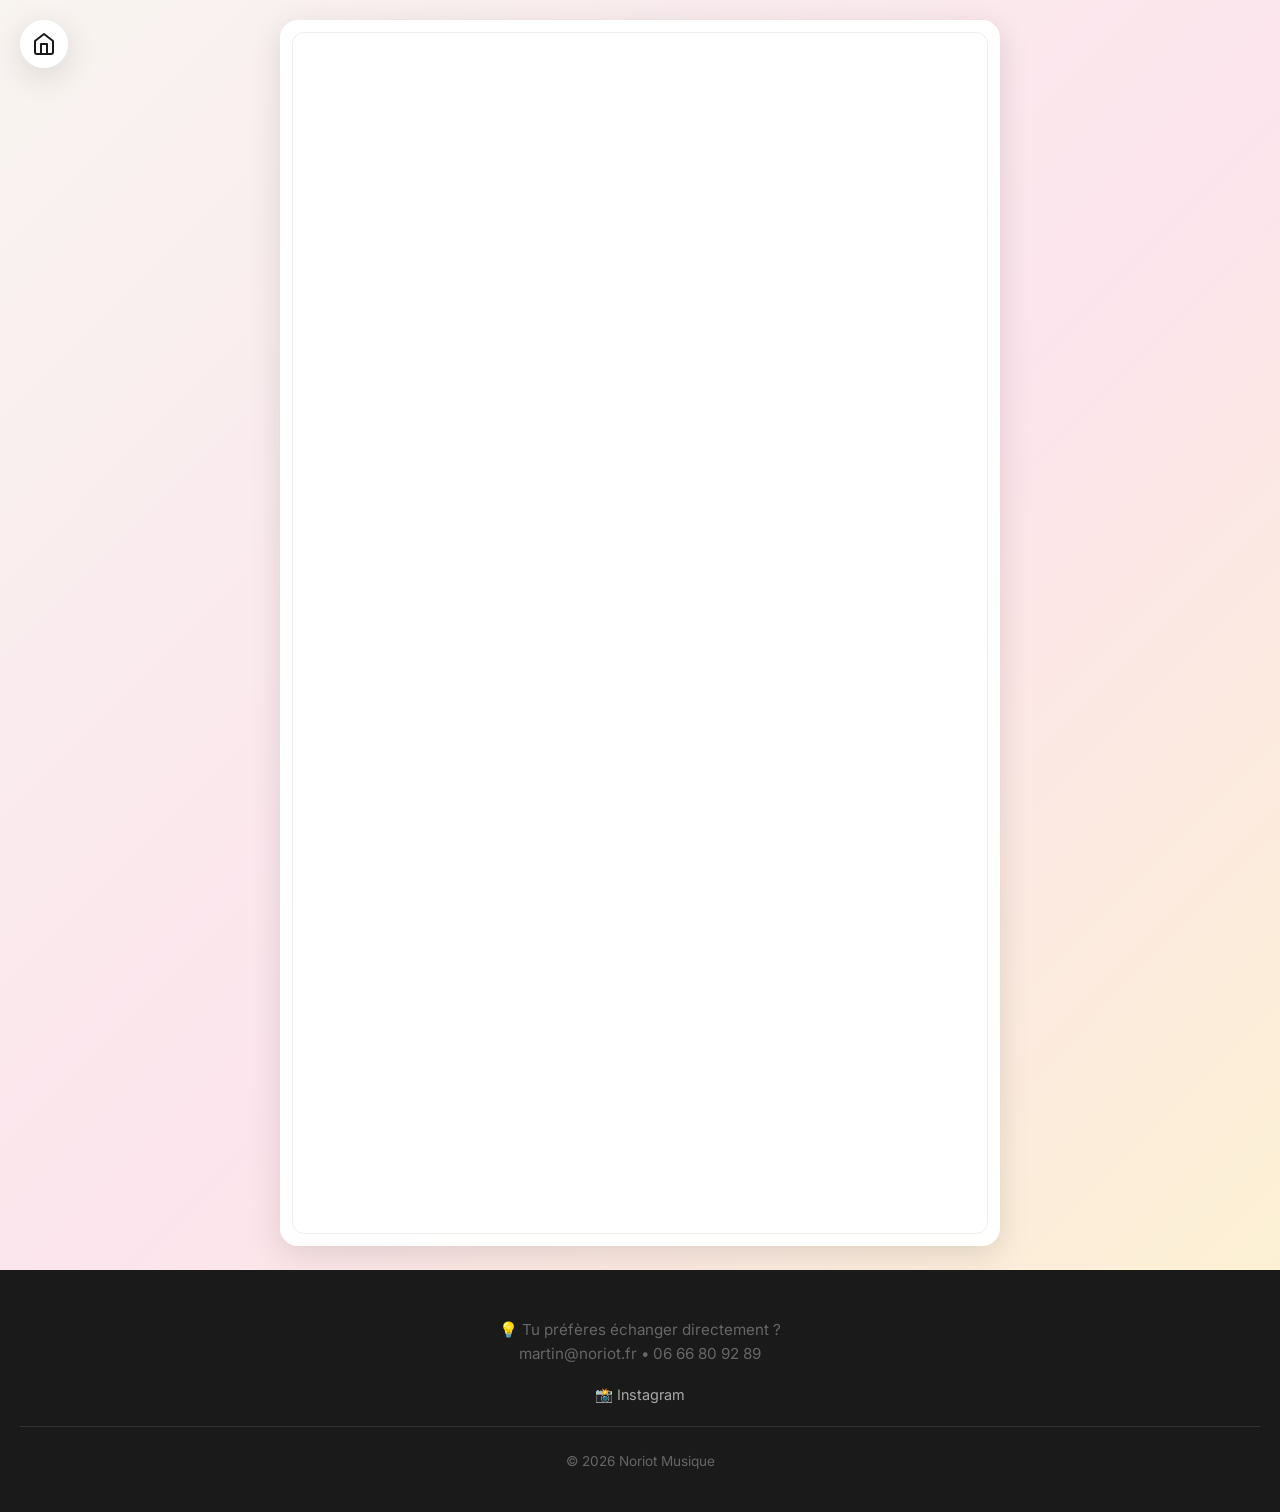
<file: Réserver.html>
<!DOCTYPE html>
<html lang="fr">
<head>
  <meta charset="UTF-8">
  <meta name="viewport" content="width=device-width, initial-scale=1.0">
  <title>Réserver — Noriot Musique</title>
  <meta name="description" content="Réservez votre cours d'essai gratuit avec Martin Noriot. Piano, trompette, guitare, basse à Aix-en-Provence.">

  <link href="https://fonts.googleapis.com/css2?family=Inter:wght@300;400;500;600;700&display=swap" rel="stylesheet">
  <link rel="stylesheet" href="style.css">

  <style>
    /* Fond simple et calme pour la page de réservation */
    body {
      /* Fond doux pour la page de réservation */
      background: linear-gradient(135deg, #f8f4f0 0%, #fce4ec 50%, #fcf3cf 100%);
      min-height: 100vh;
    }

    .reserver-wrap {
      max-width: 800px;
      margin: 0 auto;
      padding: 20px 20px 0;
    }

    .reserver-card {
      background: rgba(255,255,255,0.98);
      border-radius: var(--radius);
      padding: 12px;
      box-shadow: var(--shadow);
    }

    .reserver-card h1 {
      font-size: 2rem;
      margin-bottom: 12px;
    }

    .reserver-card > p {
      color: var(--gris);
      margin-bottom: 28px;
      font-size: 1.05rem;
    }

    .form-embed {
      border-radius: var(--radius-sm);
      overflow: hidden;
      border: 1px solid #eee;
      background: var(--blanc);
      margin-bottom: 0;
    }

    .form-embed iframe {
      width: 100%;
      height: 1200px;
      border: 0;
      display: block;
    }

    .reserver-footer {
      text-align: center;
      padding: 20px;
      color: var(--gris);
      font-size: 0.9rem;
    }

    .reserver-footer a {
      color: var(--orange);
      font-weight: 600;
    }

    @media (min-width: 768px) {
      .reserver-wrap {
        padding: 20px 40px 0;
      }

      .reserver-card {
        padding: 12px;
      }
    }
  </style>
<base target="_blank">
</head>

<body>
  <!-- Navigation flottante -->
  <a href="index.html" class="nav-float" aria-label="Retour à l'accueil">
    <svg viewBox="0 0 24 24" fill="none" stroke="currentColor" stroke-width="2" stroke-linecap="round" stroke-linejoin="round">
      <path d="M3 9l9-7 9 7v11a2 2 0 0 1-2 2H5a2 2 0 0 1-2-2z"></path>
      <polyline points="9 22 9 12 15 12 15 22"></polyline>
    </svg>
  </a>

  <div class="reserver-wrap">
    <div class="reserver-card">
      <div class="form-embed" style="margin:0;">
        <iframe src="https://docs.google.com/forms/d/e/1FAIpQLSfWGBMHQhvXIhTCJpxF9NNtjeamklKCjDSTXmyojnPrmg9osw/viewform?usp=sharing&ouid=102440485192696107547" 
                frameborder="0" 
                marginheight="0" 
                marginwidth="0">
          Chargement…
        </iframe>
      </div>
    </div>
  </div>

  <!-- Footer centré et joli -->
  <footer class="site-footer" style="margin-top:24px; padding-bottom:40px;">
    <div style="max-width:800px; margin:0 auto; text-align:center; padding:0 20px;">
      <p style="color:var(--gris); font-size:0.95rem; margin-bottom:16px; line-height:1.6;">
        💡 Tu préfères échanger directement ?<br>
        martin@noriot.fr • 06 66 80 92 89
      </p>
      <div class="footer-links" style="justify-content:center; gap:20px;">
        <a href="https://www.instagram.com/noriot.music/" target="_blank" rel="noopener">📸 Instagram</a>
      </div>
    </div>
    <div class="footer-bottom" style="margin-top:20px;">
      © 2026 Noriot Musique
    </div>
  </footer>

</body>
</html>
</file>
<file: style.css>
/* ============================================
   NORIOT MUSIQUE - Style Commun
   Palette inspirée de l'affiche officielle
   ============================================ */

/* --- Variables de couleurs (palette affiche) --- */
:root {
  --rose: #F5A9B8;
  --rose-clair: #FCE4EC;
  --orange: #E67E22;
  --orange-clair: #FAD7A0;
  --jaune: #F4D03F;
  --jaune-clair: #FCF3CF;
  --noir: #1A1A1A;
  --gris: #666666;
  --gris-clair: #F5F5F5;
  --blanc: #FFFFFF;
  --bleu-lien: #2A6EFB;

  --radius: 18px;
  --radius-sm: 12px;
  --shadow: 0 8px 32px rgba(0,0,0,0.12);
  --shadow-hover: 0 12px 40px rgba(0,0,0,0.18);
  --transition: all 0.3s cubic-bezier(0.4, 0, 0.2, 1);
}

/* --- Reset & Base --- */
* {
  margin: 0;
  padding: 0;
  box-sizing: border-box;
}

html {
  scroll-behavior: smooth;
  font-size: 16px;
}

body {
  font-family: 'Inter', -apple-system, BlinkMacSystemFont, 'Segoe UI', sans-serif;
  color: var(--noir);
  line-height: 1.6;
  background: var(--gris-clair);
  overflow-x: hidden;
}

/* --- Liens --- */
a {
  color: var(--bleu-lien);
  text-decoration: none;
  transition: var(--transition);
}

a:hover {
  color: var(--orange);
}

/* --- Boutons --- */
.btn {
  display: inline-flex;
  align-items: center;
  justify-content: center;
  gap: 8px;
  padding: 14px 28px;
  border-radius: var(--radius-sm);
  border: none;
  font-size: 1rem;
  font-weight: 600;
  cursor: pointer;
  transition: var(--transition);
  text-decoration: none;
  white-space: nowrap;
}

.btn:hover {
  transform: translateY(-2px);
  box-shadow: var(--shadow-hover);
}

.btn-primary {
  background: linear-gradient(135deg, var(--orange), #D35400);
  color: var(--blanc);
  box-shadow: 0 4px 16px rgba(230, 126, 34, 0.3);
}

.btn-primary:hover {
  background: linear-gradient(135deg, #D35400, var(--orange));
}

.btn-secondary {
  background: var(--noir);
  color: var(--blanc);
}

.btn-secondary:hover {
  background: #333;
}

.btn-ghost {
  background: rgba(255,255,255,0.9);
  color: var(--noir);
  border: 2px solid var(--rose);
}

.btn-ghost:hover {
  background: var(--rose-clair);
  border-color: var(--orange);
}

.btn-instagram {
  background: linear-gradient(45deg, #f09433, #e6683c, #dc2743, #cc2366, #bc1888);
  color: var(--blanc);
}

.btn-instagram:hover {
  opacity: 0.9;
}

/* --- Cartes --- */
.card {
  background: var(--blanc);
  border-radius: var(--radius);
  padding: 32px;
  box-shadow: var(--shadow);
  transition: var(--transition);
}

.card:hover {
  box-shadow: var(--shadow-hover);
  transform: translateY(-4px);
}

/* --- Navigation flottante --- */
.nav-float {
  position: fixed;
  top: 20px;
  left: 20px;
  z-index: 1000;
  background: rgba(255,255,255,0.95);
  backdrop-filter: blur(10px);
  border-radius: 50%;
  width: 48px;
  height: 48px;
  display: flex;
  align-items: center;
  justify-content: center;
  box-shadow: var(--shadow);
  transition: var(--transition);
}

.nav-float:hover {
  transform: scale(1.1);
  background: var(--rose-clair);
}

.nav-float svg {
  width: 24px;
  height: 24px;
  color: var(--noir);
}

/* --- Progress bar --- */
.progress-bar {
  position: fixed;
  top: 0;
  left: 0;
  height: 3px;
  background: linear-gradient(90deg, var(--orange), var(--jaune));
  z-index: 9999;
  transition: width 0.1s ease;
}

/* --- Sections --- */
.section {
  padding: 60px 20px;
  max-width: 900px;
  margin: 0 auto;
}

.section-title {
  font-size: 2rem;
  font-weight: 700;
  margin-bottom: 12px;
  color: var(--noir);
}

.section-subtitle {
  font-size: 1.1rem;
  color: var(--gris);
  margin-bottom: 40px;
  max-width: 600px;
}

/* --- Footer --- */
.site-footer {
  background: var(--noir);
  color: var(--blanc);
  padding: 48px 20px 24px;
  margin-top: 60px;
}

.footer-content {
  max-width: 900px;
  margin: 0 auto;
  display: grid;
  grid-template-columns: 1fr;
  gap: 32px;
}

.footer-profile {
  display: flex;
  align-items: center;
  gap: 16px;
}

.footer-profile-img {
  width: 64px;
  height: 64px;
  border-radius: 50%;
  object-fit: cover;
  border: 3px solid var(--orange);
}

.footer-profile-info h3 {
  font-size: 1.2rem;
  margin-bottom: 4px;
}

.footer-profile-info p {
  font-size: 0.9rem;
  color: #aaa;
}

.footer-links {
  display: flex;
  flex-wrap: wrap;
  gap: 16px;
}

.footer-links a {
  color: #aaa;
  font-size: 0.9rem;
  display: flex;
  align-items: center;
  gap: 6px;
}

.footer-links a:hover {
  color: var(--orange);
}

.footer-bottom {
  text-align: center;
  padding-top: 24px;
  margin-top: 24px;
  border-top: 1px solid #333;
  font-size: 0.85rem;
  color: #666;
}

/* --- Grille de cartes --- */
.cards-grid {
  display: grid;
  grid-template-columns: 1fr;
  gap: 20px;
}

/* --- Reviews placeholder --- */
.reviews-section {
  background: linear-gradient(135deg, var(--rose-clair), var(--jaune-clair));
  border-radius: var(--radius);
  padding: 40px 32px;
  text-align: center;
}

.reviews-placeholder {
  background: var(--blanc);
  border-radius: var(--radius-sm);
  padding: 32px;
  margin-top: 20px;
  border: 2px dashed var(--rose);
}

/* --- Animations --- */
@keyframes fadeInUp {
  from {
    opacity: 0;
    transform: translateY(30px);
  }
  to {
    opacity: 1;
    transform: translateY(0);
  }
}

.animate-in {
  animation: fadeInUp 0.6s ease forwards;
}

/* --- Responsive --- */
@media (min-width: 768px) {
  .cards-grid {
    grid-template-columns: repeat(2, 1fr);
  }

  .footer-content {
    grid-template-columns: 1fr 1fr;
  }

  .section {
    padding: 80px 40px;
  }
}

@media (min-width: 1024px) {
  .cards-grid {
    grid-template-columns: repeat(3, 1fr);
  }
}

/* --- Scroll reveal --- */
.reveal {
  opacity: 0;
  transform: translateY(20px);
  transition: opacity 0.6s ease, transform 0.6s ease;
}

.reveal.active {
  opacity: 1;
  transform: translateY(0);
}

/* --- Tarifs visuels --- */
.price-card {
  background: var(--blanc);
  border-radius: var(--radius);
  padding: 28px;
  text-align: center;
  border: 2px solid transparent;
  transition: var(--transition);
  position: relative;
  overflow: hidden;
}

.price-card::before {
  content: '';
  position: absolute;
  top: 0;
  left: 0;
  right: 0;
  height: 4px;
  background: linear-gradient(90deg, var(--orange), var(--jaune));
}

.price-card:hover {
  border-color: var(--orange);
  transform: translateY(-4px);
}

.price-tag {
  font-size: 2.5rem;
  font-weight: 700;
  color: var(--orange);
  margin: 16px 0;
}

.price-period {
  font-size: 0.9rem;
  color: var(--gris);
}

/* --- Tags --- */
.tag {
  display: inline-block;
  padding: 6px 14px;
  border-radius: 999px;
  font-size: 0.85rem;
  font-weight: 600;
  background: var(--rose-clair);
  color: var(--noir);
  margin: 4px;
}

.tag-orange {
  background: var(--orange-clair);
  color: #8B4513;
}

/* --- Tags instruments (page Cours) --- */
.tag-piano {
  background: #E8F0FE;
  color: var(--noir);
  border: 1px solid #A8C6FA;
}

.tag-trompette {
  background: #FFF8DC;
  color: var(--noir);
  border: 1px solid #F0D878;
}

.tag-guitare {
  background: #FAEBD7;
  color: var(--noir);
  border: 1px solid #E8C8A0;
}

.tag-basse {
  background: #FFE4E1;
  color: var(--noir);
  border: 1px solid #F5A9A9;
}

.tag-impro {
  background: #FFF0E0;
  color: var(--noir);
  border: 1px solid #F5C89A;
}

.tag-mao {
  background: #F0E8FF;
  color: var(--noir);
  border: 1px solid #D4B8F0;
}

.tag-theorie {
  background: #E0F7F5;
  color: var(--noir);
  border: 1px solid #A0E0D8;
}

.tag-tous-instruments {
  background: linear-gradient(45deg, #f09433, #e6683c, #dc2743, #cc2366, #bc1888);
  color: #fff;
  border: none;
}


/* --- Hero spécial index --- */
.hero-index {
  min-height: 100vh;
  display: flex;
  align-items: center;
  justify-content: center;
  padding: 20px;
  position: relative;
}

.hero-card {
  background: rgba(255,255,255,0.96);
  backdrop-filter: blur(10px);
  border-radius: var(--radius);
  padding: 48px 36px;
  max-width: 640px;
  width: 100%;
  text-align: center;
  box-shadow: var(--shadow);
  animation: fadeInUp 0.8s ease;
}

/* --- Formulaire embed --- */
.form-embed {
  border-radius: var(--radius);
  overflow: hidden;
  border: 1px solid #eee;
  background: var(--blanc);
}

.form-embed iframe {
  width: 100%;
  border: 0;
  display: block;
}

/* --- Info box --- */
.info-box {
  background: linear-gradient(135deg, var(--rose-clair), var(--jaune-clair));
  border-radius: var(--radius-sm);
  padding: 20px;
  margin: 20px 0;
  border-left: 4px solid var(--orange);
}

.info-box p {
  margin: 8px 0;
  font-size: 0.95rem;
}

/* --- Image placeholders --- */
.img-placeholder {
  background: linear-gradient(135deg, var(--rose-clair), var(--jaune-clair));
  border-radius: var(--radius-sm);
  display: flex;
  align-items: center;
  justify-content: center;
  min-height: 200px;
  color: var(--gris);
  font-size: 0.9rem;
  text-align: center;
  padding: 20px;
  border: 2px dashed var(--rose);
}

/* --- CTA fixe mobile --- */
.cta-fixed {
  position: fixed;
  bottom: 0;
  left: 0;
  right: 0;
  background: var(--blanc);
  padding: 16px 20px;
  box-shadow: 0 -4px 20px rgba(0,0,0,0.1);
  display: flex;
  gap: 12px;
  z-index: 100;
}

.cta-fixed .btn {
  flex: 1;
  padding: 14px;
}

@media (min-width: 768px) {
  .cta-fixed {
    display: none;
  }
}

/* --- Timeline --- */
.timeline {
  position: relative;
  padding-left: 30px;
}

.timeline::before {
  content: '';
  position: absolute;
  left: 8px;
  top: 0;
  bottom: 0;
  width: 3px;
  background: linear-gradient(180deg, var(--orange), var(--jaune));
  border-radius: 3px;
}

.timeline-item {
  position: relative;
  margin-bottom: 32px;
  padding-left: 24px;
}

.timeline-item::before {
  content: '';
  position: absolute;
  left: -30px;
  top: 4px;
  width: 16px;
  height: 16px;
  border-radius: 50%;
  background: var(--orange);
  border: 3px solid var(--blanc);
  box-shadow: 0 0 0 3px var(--orange-clair);
}

.timeline-item h3 {
  font-size: 1.1rem;
  margin-bottom: 8px;
  color: var(--noir);
}

.timeline-item p {
  font-size: 0.95rem;
  color: var(--gris);
}
</file>
